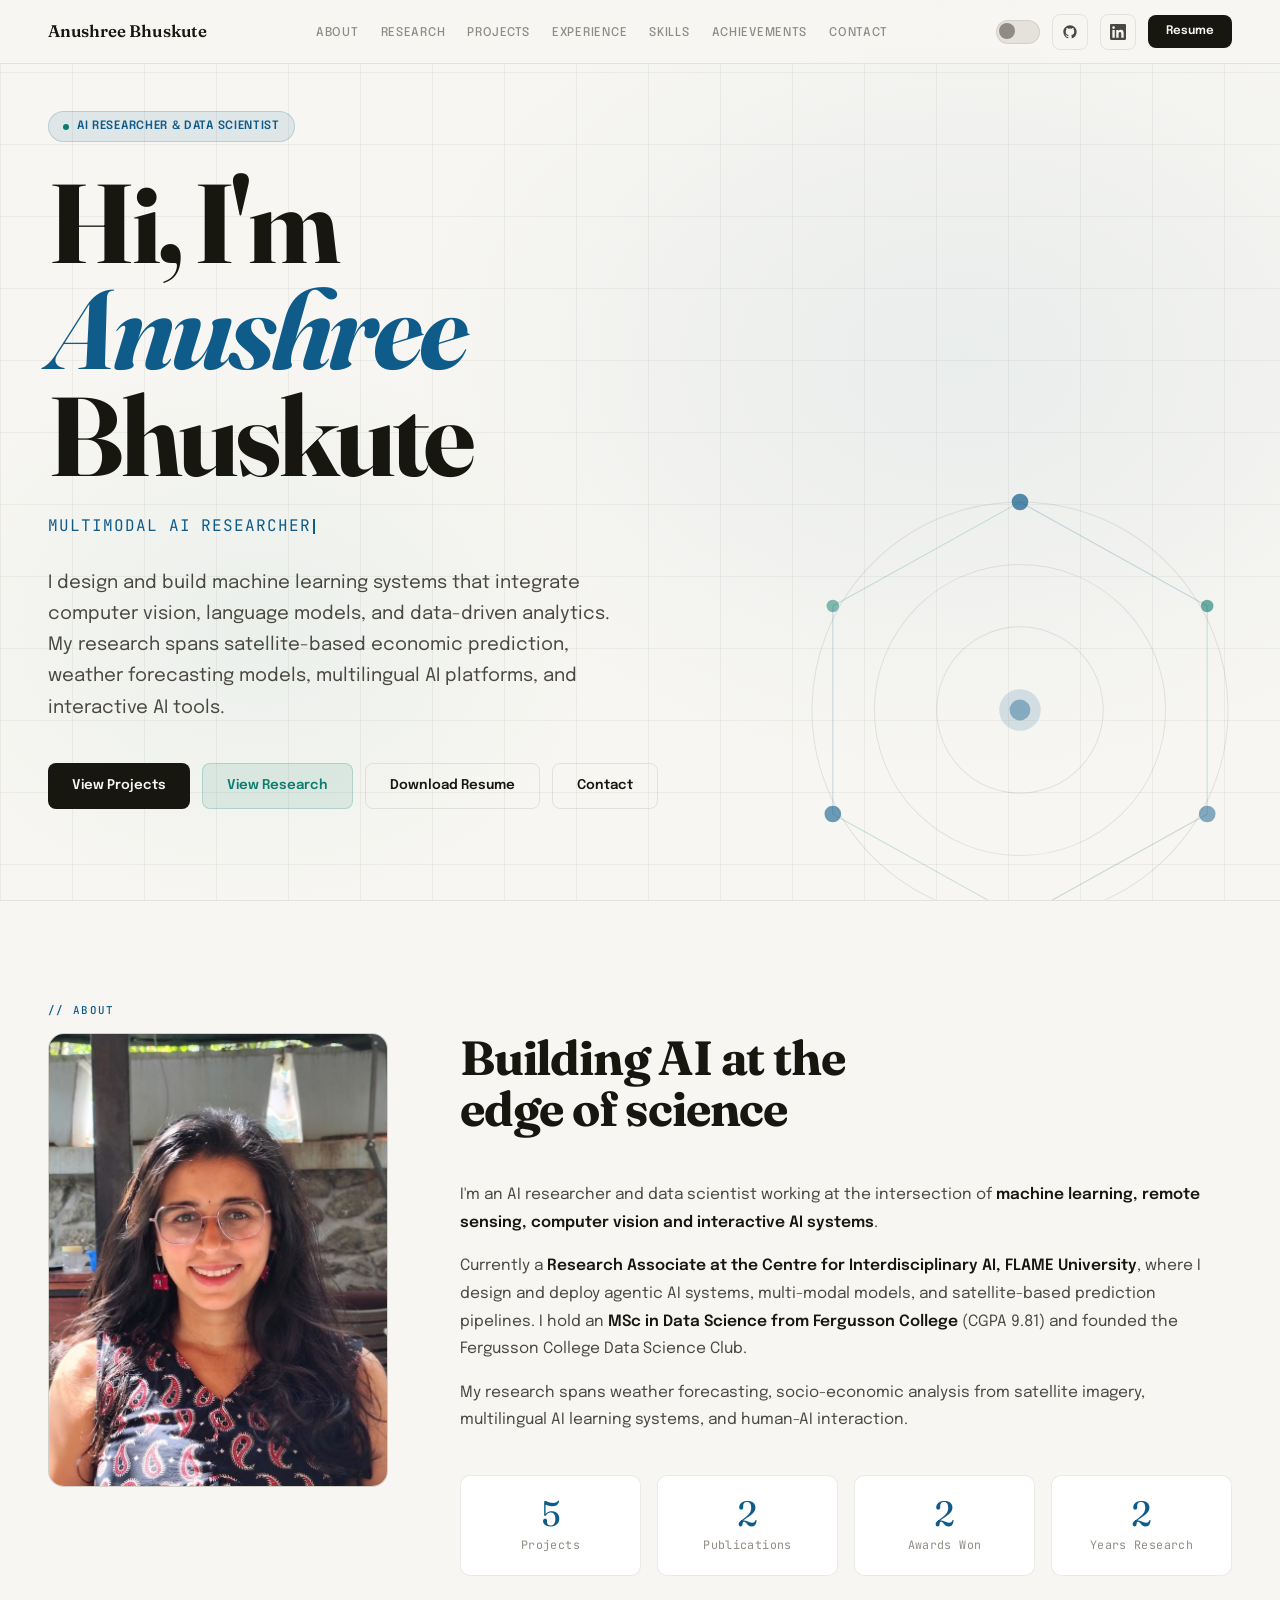
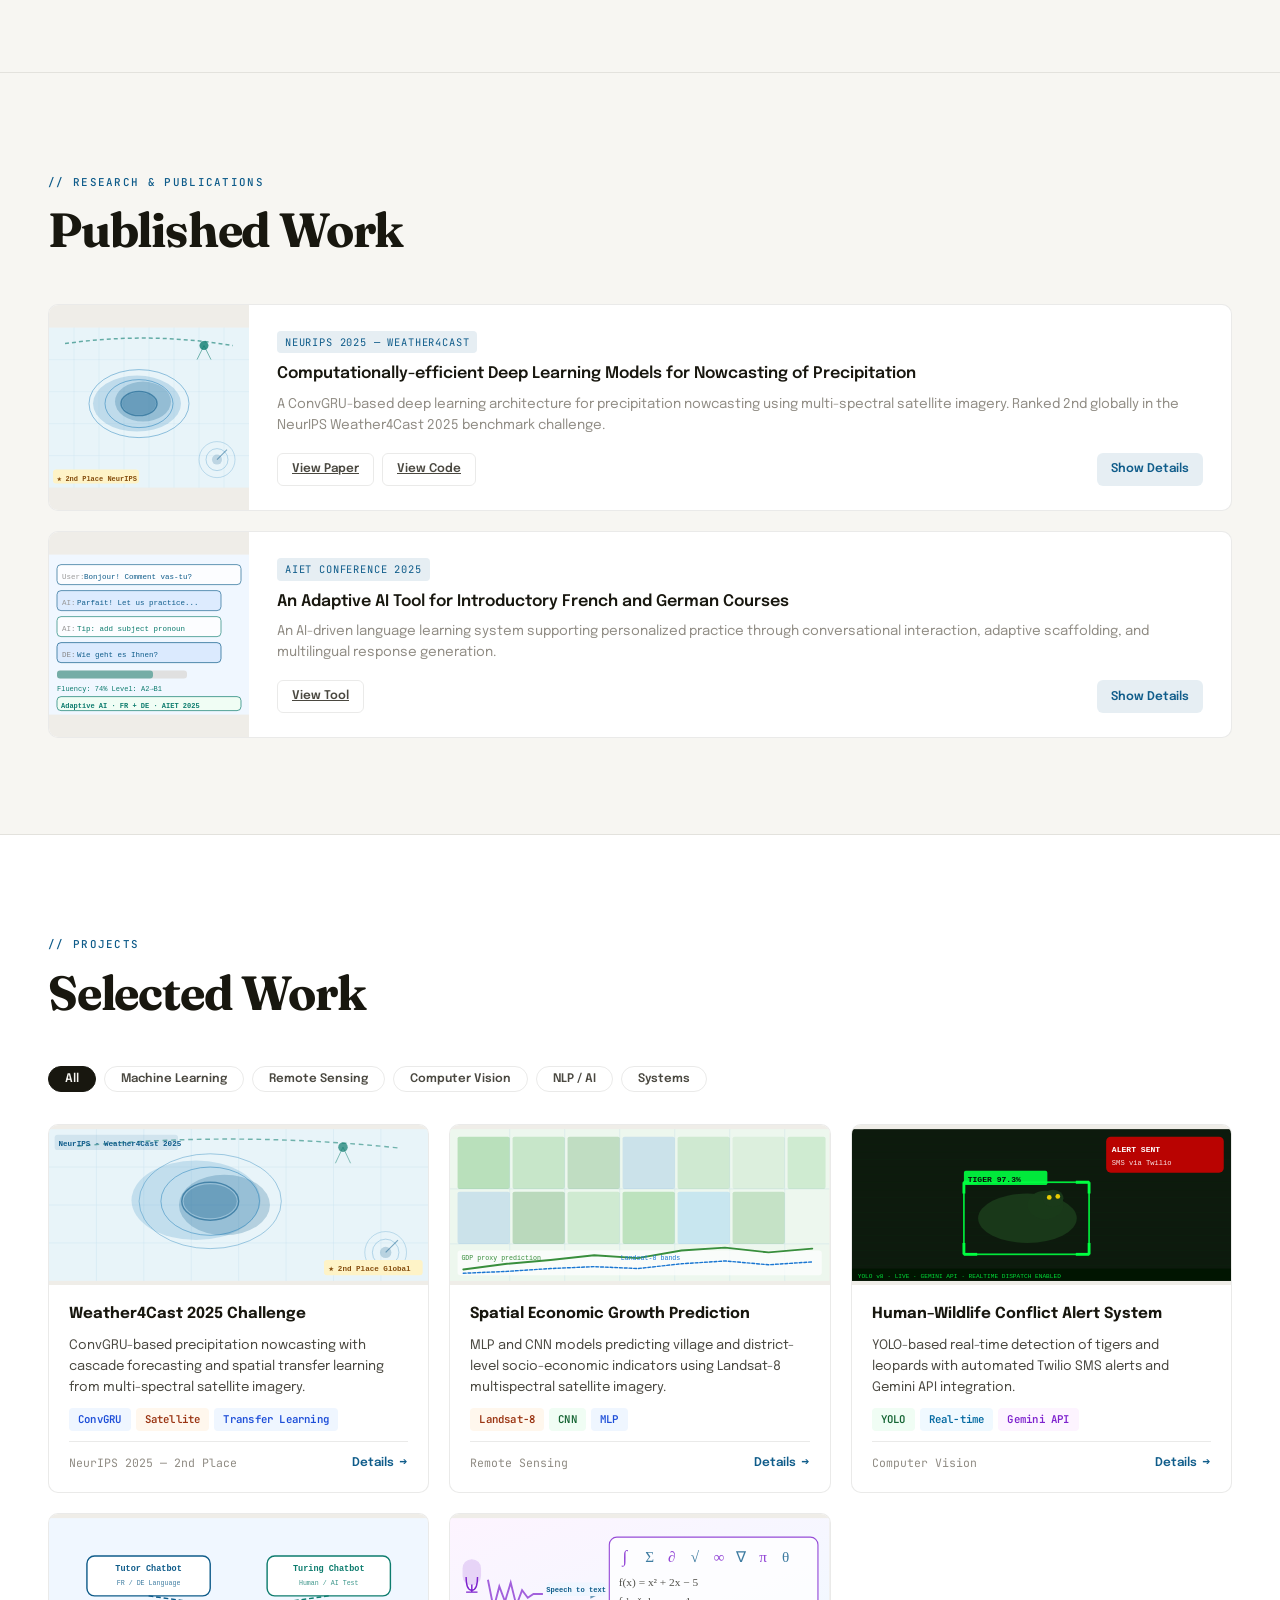
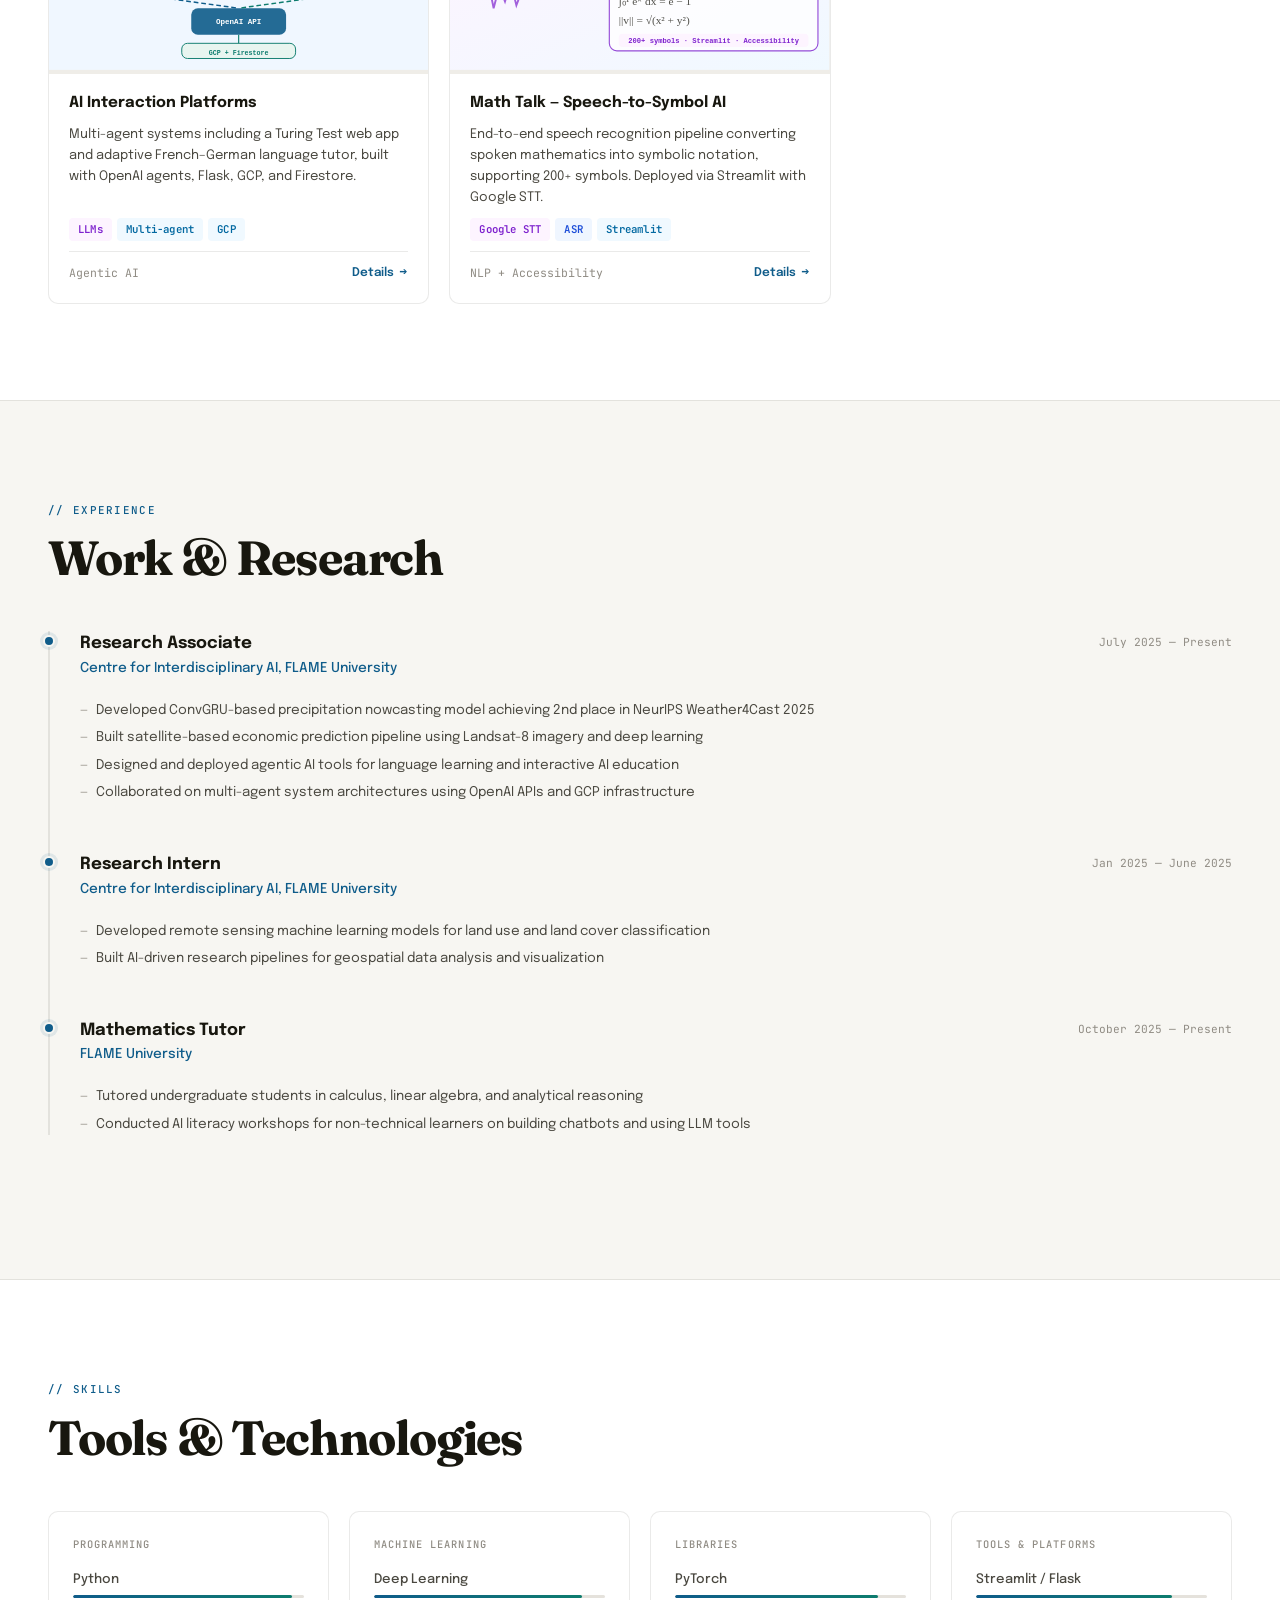
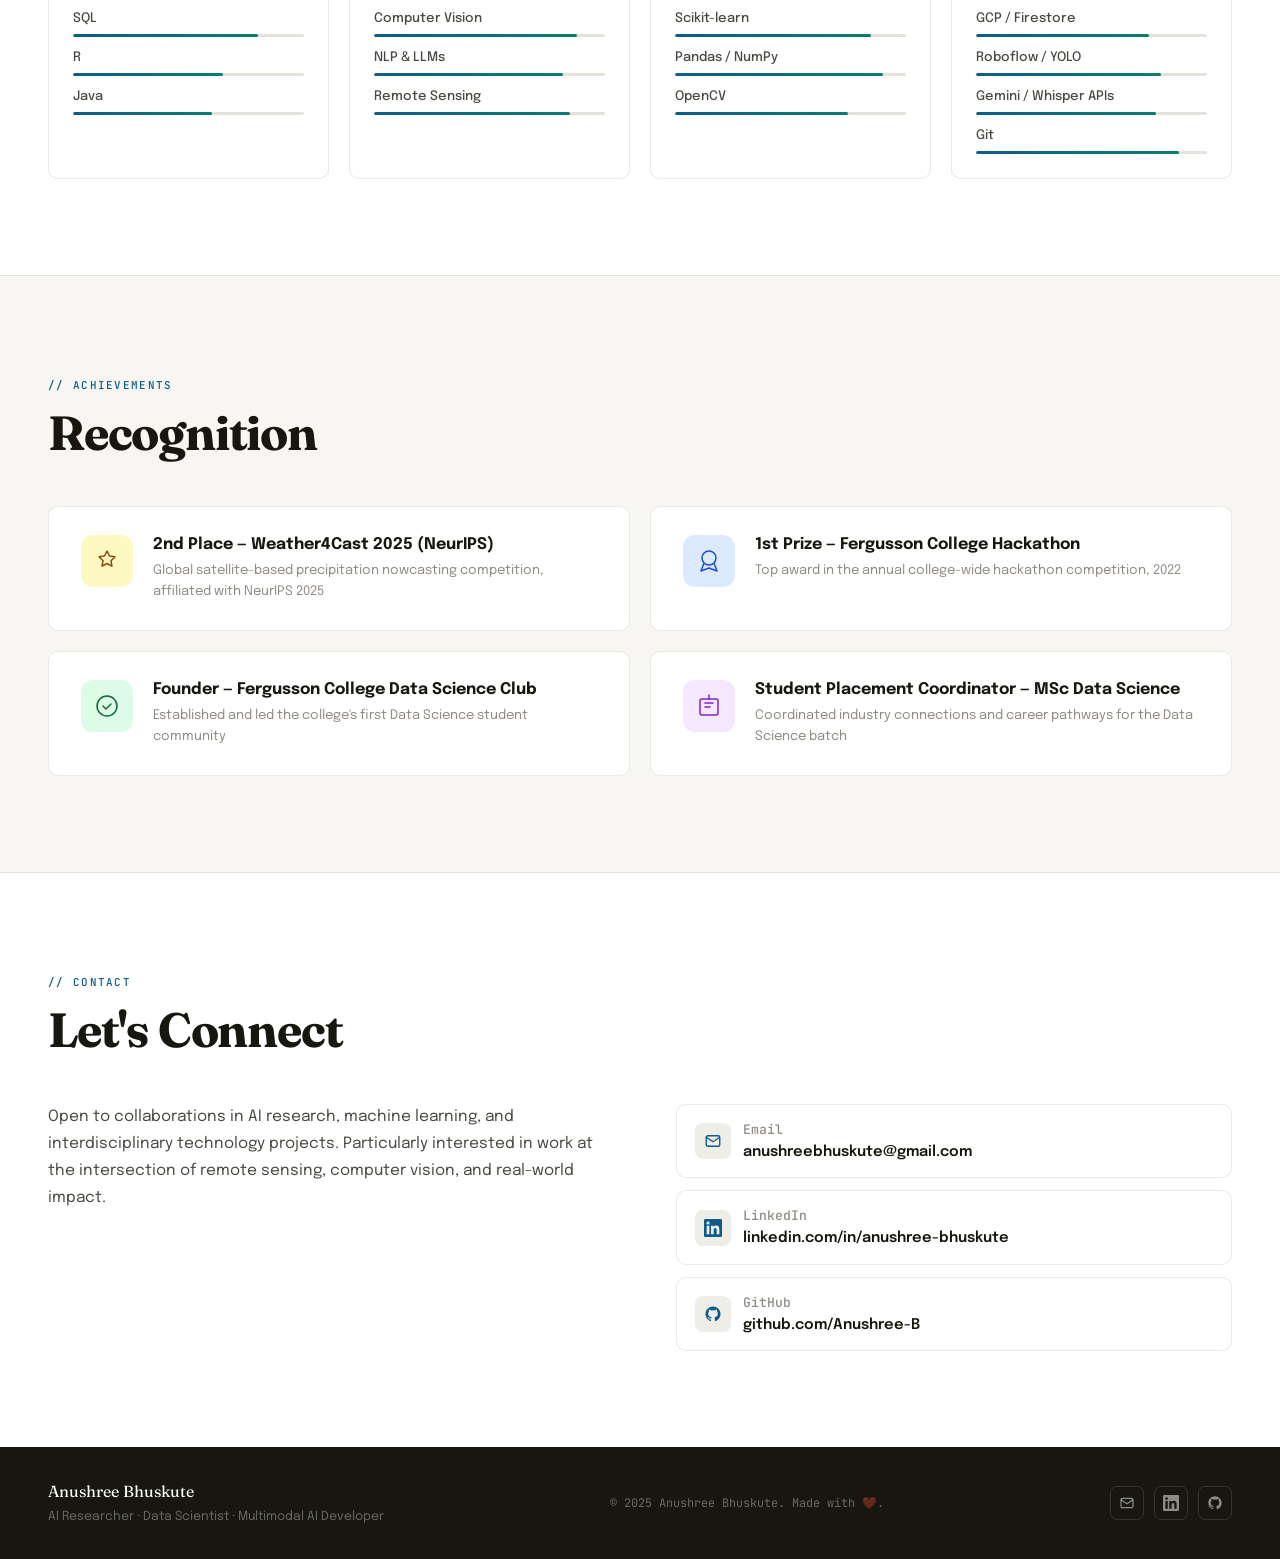
<file: index.html>
<!DOCTYPE html>
<html lang="en" data-theme="light">
  <head>
    <meta charset="UTF-8" />
    <meta name="viewport" content="width=device-width, initial-scale=1.0" />
    <meta name="google-site-verification" content="0EJ5UYTlukdiQKu9FHqyE9QUl11sU_ei7XgzY6Ua2zU" />
    <title>Anushree Bhuskute</title>
    <link rel="preconnect" href="https://fonts.googleapis.com" />
    <link
      href="https://fonts.googleapis.com/css2?family=Fraunces:ital,wght@0,300;0,400;0,600;0,700;1,300;1,400&family=Epilogue:wght@300;400;500;600;700&family=JetBrains+Mono:wght@300;400;500&display=swap"
      rel="stylesheet"
    />
    <style>
      *,
      *::before,
      *::after {
        box-sizing: border-box;
        margin: 0;
        padding: 0;
      }
      :root {
        --bg: #f7f6f2;
        --bg2: #efede8;
        --bg3: #e5e2dc;
        --card: #ffffff;
        --card2: #faf9f6;
        --ink: #18170f;
        --ink2: #4a4840;
        --ink3: #908c84;
        --accent: #0f5c8a;
        --accent2: #1a7ab5;
        --accent-soft: rgba(15, 92, 138, 0.1);
        --teal: #0d7c6e;
        --teal-soft: rgba(13, 124, 110, 0.1);
        --border: rgba(24, 23, 15, 0.09);
        --border2: rgba(24, 23, 15, 0.05);
        --nav: rgba(247, 246, 242, 0.92);
        --shadow: rgba(0, 0, 0, 0.05);
        --shadow-md: rgba(0, 0, 0, 0.1);
        --r: 10px;
        --f-display: "Fraunces", Georgia, serif;
        --f-body: "Epilogue", sans-serif;
        --f-mono: "JetBrains Mono", monospace;
      }
      [data-theme="dark"] {
        --bg: #0d0d0b;
        --bg2: #131310;
        --bg3: #1a1916;
        --card: #161613;
        --card2: #1e1d1a;
        --ink: #f0ede6;
        --ink2: #a09c94;
        --ink3: #64615b;
        --accent: #4da6d9;
        --accent2: #6bbce6;
        --accent-soft: rgba(77, 166, 217, 0.12);
        --teal: #2bbfa8;
        --teal-soft: rgba(43, 191, 168, 0.1);
        --border: rgba(240, 237, 230, 0.08);
        --border2: rgba(240, 237, 230, 0.04);
        --nav: rgba(13, 13, 11, 0.92);
        --shadow: rgba(0, 0, 0, 0.3);
        --shadow-md: rgba(0, 0, 0, 0.5);
      }
      html {
        scroll-behavior: smooth;
        font-size: 16px;
      }
      body {
        background: var(--bg);
        color: var(--ink);
        font-family: var(--f-body);
        line-height: 1.6;
        overflow-x: hidden;
        transition:
          background 0.4s,
          color 0.4s;
      }
      nav {
        position: fixed;
        top: 0;
        left: 0;
        right: 0;
        z-index: 800;
        height: 64px;
        display: flex;
        align-items: center;
        justify-content: space-between;
        padding: 0 48px;
        background: var(--nav);
        backdrop-filter: blur(20px);
        border-bottom: 1px solid var(--border);
        transition:
          background 0.4s,
          border-color 0.4s;
      }
      .nav-logo {
        font-family: var(--f-display);
        font-size: 1.05rem;
        font-weight: 600;
        color: var(--ink);
        text-decoration: none;
        letter-spacing: -0.01em;
      }
      .nav-links {
        display: flex;
        gap: 2px;
        list-style: none;
      }
      .nav-links a {
        font-size: 0.75rem;
        font-weight: 500;
        letter-spacing: 0.06em;
        text-transform: uppercase;
        color: var(--ink3);
        text-decoration: none;
        padding: 6px 10px;
        border-radius: 6px;
        transition:
          color 0.2s,
          background 0.2s;
      }
      .nav-links a:hover {
        color: var(--accent);
        background: var(--accent-soft);
      }
      .nav-right {
        display: flex;
        align-items: center;
        gap: 12px;
      }
      .nav-icon-btn {
        width: 36px;
        height: 36px;
        border-radius: 8px;
        border: 1px solid var(--border);
        background: transparent;
        color: var(--ink2);
        display: flex;
        align-items: center;
        justify-content: center;
        transition: all 0.2s;
        text-decoration: none;
        font-size: 0.82rem;
      }
      .nav-icon-btn:hover {
        background: var(--accent-soft);
        color: var(--accent);
        border-color: var(--accent);
      }
      .nav-resume {
        padding: 7px 16px;
        border-radius: 7px;
        background: var(--accent);
        color: #fff;
        font-size: 0.75rem;
        font-weight: 600;
        letter-spacing: 0.04em;
        text-transform: uppercase;
        text-decoration: none;
        transition: all 0.2s;
        border: none;
      }
      .nav-resume:hover {
        background: var(--accent2);
        transform: translateY(-1px);
      }
      .theme-pill {
        width: 44px;
        height: 24px;
        border-radius: 12px;
        background: var(--bg3);
        border: 1.5px solid var(--border);
        cursor: pointer;
        position: relative;
        transition:
          background 0.35s,
          border-color 0.35s;
        flex-shrink: 0;
      }
      .theme-pill::after {
        content: "";
        width: 16px;
        height: 16px;
        border-radius: 50%;
        background: var(--ink3);
        position: absolute;
        top: 2px;
        left: 2px;
        transition:
          transform 0.3s cubic-bezier(0.4, 0, 0.2, 1),
          background 0.3s;
      }
      [data-theme="dark"] .theme-pill::after {
        transform: translateX(20px);
        background: var(--accent);
      }
      section {
        padding: 96px 48px;
      }
      .sec-tag {
        display: inline-block;
        font-family: var(--f-mono);
        font-size: 0.68rem;
        letter-spacing: 0.12em;
        text-transform: uppercase;
        color: var(--accent);
        font-weight: 500;
        margin-bottom: 14px;
        transition: color 0.35s;
      }
      .sec-title {
        font-family: var(--f-display);
        font-size: clamp(2rem, 4vw, 3rem);
        letter-spacing: -0.025em;
        line-height: 1.05;
        color: var(--ink);
        margin-bottom: 48px;
      }
      .sec-divider {
        height: 1px;
        background: var(--border);
      }
      .container {
        max-width: 1200px;
        margin: 0 auto;
      }
      .hero {
        min-height: 100vh;
        display: flex;
        align-items: center;
        padding: 100px 48px 80px;
        position: relative;
        overflow: hidden;
      }
      .hero-bg {
        position: absolute;
        inset: 0;
        pointer-events: none;
        background:
          radial-gradient(
            ellipse 800px 600px at 75% 40%,
            rgba(15, 92, 138, 0.06) 0%,
            transparent 70%
          ),
          radial-gradient(
            ellipse 500px 400px at 20% 70%,
            rgba(13, 124, 110, 0.05) 0%,
            transparent 70%
          );
      }
      .hero-grid-lines {
        position: absolute;
        inset: 0;
        pointer-events: none;
        background-image:
          linear-gradient(var(--border2) 1px, transparent 1px),
          linear-gradient(90deg, var(--border2) 1px, transparent 1px);
        background-size: 72px 72px;
      }
      .hero-inner {
        position: relative;
        max-width: 900px;
      }
      .hero-kicker {
        display: inline-flex;
        align-items: center;
        gap: 8px;
        background: var(--accent-soft);
        color: var(--accent);
        border: 1px solid rgba(15, 92, 138, 0.18);
        border-radius: 100px;
        padding: 5px 14px;
        font-size: 0.72rem;
        font-weight: 600;
        letter-spacing: 0.06em;
        text-transform: uppercase;
        margin-bottom: 28px;
        animation: fadeUp 0.6s ease both;
        transition:
          background 0.35s,
          color 0.35s;
      }
      .hero-kicker-dot {
        width: 6px;
        height: 6px;
        border-radius: 50%;
        background: var(--teal);
        flex-shrink: 0;
      }
      .hero-name {
        font-family: var(--f-display);
        font-size: clamp(3.2rem, 9vw, 7rem);
        line-height: 0.95;
        letter-spacing: -0.03em;
        color: var(--ink);
        animation: fadeUp 0.65s 0.08s ease both;
        margin-bottom: 24px;
      }
      .hero-name em {
        font-style: italic;
        color: var(--accent);
      }
      .hero-role {
        font-family: var(--f-mono);
        font-size: clamp(0.85rem, 1.8vw, 1rem);
        color: var(--ink3);
        letter-spacing: 0.06em;
        text-transform: uppercase;
        margin-bottom: 28px;
        animation: fadeUp 0.65s 0.16s ease both;
        min-height: 1.6em;
      }
      .typed-txt {
        color: var(--accent);
      }
      .caret {
        display: inline-block;
        width: 2px;
        height: 0.9em;
        background: var(--accent);
        vertical-align: middle;
        margin-left: 2px;
        animation: blink 1s step-end infinite;
      }
      @keyframes blink {
        0%,
        100% {
          opacity: 1;
        }
        50% {
          opacity: 0;
        }
      }
      .hero-desc {
        font-size: clamp(1rem, 2vw, 1.15rem);
        color: var(--ink2);
        max-width: 580px;
        line-height: 1.7;
        animation: fadeUp 0.65s 0.24s ease both;
      }
      .hero-ctas {
        display: flex;
        gap: 12px;
        flex-wrap: wrap;
        margin-top: 40px;
        animation: fadeUp 0.65s 0.32s ease both;
      }
      .btn {
        display: inline-flex;
        align-items: center;
        gap: 8px;
        padding: 11px 24px;
        border-radius: 8px;
        font-size: 0.84rem;
        font-weight: 600;
        text-decoration: none;
        border: none;
        transition: all 0.22s;
        font-family: var(--f-body);
      }
      .btn-primary {
        background: var(--ink);
        color: var(--bg);
      }
      .btn-primary:hover {
        background: var(--accent);
        transform: translateY(-2px);
        box-shadow: 0 6px 20px rgba(15, 92, 138, 0.3);
      }
      .btn-outline {
        background: transparent;
        color: var(--ink);
        border: 1.5px solid var(--border);
      }
      .btn-outline:hover {
        border-color: var(--ink);
        transform: translateY(-2px);
      }
      .btn-teal {
        background: var(--teal-soft);
        color: var(--teal);
        border: 1px solid rgba(13, 124, 110, 0.2);
      }
      .btn-teal:hover {
        background: var(--teal);
        color: #fff;
        transform: translateY(-2px);
      }
      .hero-illustration {
        position: absolute;
        right: 0;
        top: 50%;
        transform: translateY(-50%);
        width: min(520px, 42vw);
        height: min(520px, 42vw);
        pointer-events: none;
        animation: fadeUp 0.8s 0.4s ease both;
      }
      .hero-illustration svg {
        width: 100%;
        height: 100%;
      }
      .about-grid {
        display: grid;
        grid-template-columns: 340px 1fr;
        gap: 72px;
        align-items: start;
      }
      .about-portrait {
        position: relative;
        border-radius: 16px;
        overflow: hidden;
        aspect-ratio: 3/4;
        background: var(--bg3);
        border: 1px solid var(--border);
      }
      .about-portrait img {
        width: 100%;
        height: 100%;
        object-fit: cover;
        object-position: center 15%;
        display: block;
      }
      .about-bio p {
        color: var(--ink2);
        line-height: 1.78;
        margin-bottom: 16px;
        font-size: 0.97rem;
      }
      .about-bio p strong {
        color: var(--ink);
        font-weight: 600;
      }
      .stats-grid {
        display: grid;
        grid-template-columns: repeat(4, 1fr);
        gap: 16px;
        margin-top: 40px;
      }
      .stat-box {
        background: var(--card);
        border: 1px solid var(--border);
        border-radius: var(--r);
        padding: 20px;
        text-align: center;
        transition:
          background 0.4s,
          transform 0.25s,
          box-shadow 0.25s;
      }
      .stat-box:hover {
        transform: translateY(-3px);
        box-shadow: 0 8px 24px var(--shadow-md);
      }
      .stat-num {
        font-family: var(--f-display);
        font-size: 2.2rem;
        line-height: 1;
        color: var(--accent);
      }
      .stat-label {
        font-size: 0.73rem;
        color: var(--ink3);
        margin-top: 5px;
        letter-spacing: 0.03em;
        font-family: var(--f-mono);
      }
      .pub-list {
        display: flex;
        flex-direction: column;
        gap: 20px;
      }
      .pub-card {
        display: grid;
        grid-template-columns: 200px 1fr;
        background: var(--card);
        border: 1px solid var(--border);
        border-radius: var(--r);
        overflow: hidden;
        transition:
          background 0.4s,
          box-shadow 0.25s,
          transform 0.25s;
      }
      .pub-card:hover {
        box-shadow: 0 8px 32px var(--shadow-md);
        transform: translateY(-2px);
      }
      .pub-img {
        background: var(--bg2);
        display: flex;
        align-items: center;
        justify-content: center;
        min-height: 160px;
        overflow: hidden;
      }
      .pub-body {
        padding: 24px 28px;
      }
      .pub-venue {
        display: inline-block;
        font-family: var(--f-mono);
        font-size: 0.65rem;
        letter-spacing: 0.08em;
        text-transform: uppercase;
        color: var(--accent);
        background: var(--accent-soft);
        padding: 3px 8px;
        border-radius: 4px;
        margin-bottom: 10px;
      }
      .pub-title {
        font-size: 1rem;
        font-weight: 600;
        color: var(--ink);
        line-height: 1.4;
        margin-bottom: 8px;
      }
      .pub-abstract {
        font-size: 0.84rem;
        color: var(--ink3);
        line-height: 1.6;
        margin-bottom: 16px;
      }
      .pub-expand {
        font-size: 0.84rem;
        color: var(--ink2);
        line-height: 1.65;
        display: none;
        margin-bottom: 16px;
        padding-top: 8px;
        border-top: 1px solid var(--border);
      }
      .pub-expand.open {
        display: block;
      }
      .pub-actions {
        display: flex;
        gap: 8px;
        flex-wrap: wrap;
      }
      .pub-btn {
        padding: 6px 14px;
        border-radius: 6px;
        font-size: 0.75rem;
        font-weight: 600;
        border: 1.5px solid var(--border);
        background: transparent;
        color: var(--ink2);
        cursor: pointer;
        transition: all 0.2s;
        font-family: var(--f-body);
      }
      .pub-btn:hover {
        border-color: var(--accent);
        color: var(--accent);
        background: var(--accent-soft);
      }
      .pub-expand-btn {
        padding: 6px 14px;
        border-radius: 6px;
        font-size: 0.75rem;
        font-weight: 600;
        border: none;
        background: var(--accent-soft);
        color: var(--accent);
        cursor: pointer;
        transition: all 0.2s;
        font-family: var(--f-body);
        margin-left: auto;
      }
      .pub-expand-btn:hover {
        background: var(--accent);
        color: #fff;
      }
      .filter-row {
        display: flex;
        gap: 8px;
        flex-wrap: wrap;
        margin-bottom: 32px;
      }
      .f-btn {
        padding: 6px 16px;
        border-radius: 100px;
        font-size: 0.74rem;
        font-weight: 600;
        border: 1.5px solid var(--border);
        background: transparent;
        color: var(--ink2);
        cursor: pointer;
        transition: all 0.2s;
        font-family: var(--f-body);
      }
      .f-btn:hover {
        border-color: var(--accent);
        color: var(--accent);
      }
      .f-btn.on {
        background: var(--ink);
        color: var(--bg);
        border-color: var(--ink);
      }
      [data-theme="dark"] .f-btn.on {
        background: var(--accent);
        border-color: var(--accent);
        color: #fff;
      }
      .proj-grid {
        display: grid;
        grid-template-columns: repeat(3, 1fr);
        gap: 20px;
      }
      .proj-card {
        background: var(--card);
        border: 1px solid var(--border);
        border-radius: var(--r);
        overflow: hidden;
        display: flex;
        flex-direction: column;
        transition:
          background 0.4s,
          box-shadow 0.25s,
          transform 0.25s;
      }
      .proj-card:hover {
        box-shadow: 0 10px 40px var(--shadow-md);
        transform: translateY(-5px);
      }
      .proj-thumb {
        height: 160px;
        background: var(--bg2);
        overflow: hidden;
        display: flex;
        align-items: stretch;
      }
      .proj-thumb svg,
      .proj-thumb img {
        width: 100%;
        height: 100%;
        display: block;
      }
      .proj-body {
        padding: 20px;
        flex: 1;
        display: flex;
        flex-direction: column;
        gap: 10px;
      }
      .proj-title {
        font-size: 0.95rem;
        font-weight: 700;
        color: var(--ink);
        line-height: 1.3;
      }
      .proj-desc {
        font-size: 0.82rem;
        color: var(--ink2);
        line-height: 1.6;
        flex: 1;
      }
      .proj-tags {
        display: flex;
        flex-wrap: wrap;
        gap: 5px;
      }
      .ptag {
        padding: 3px 9px;
        border-radius: 4px;
        font-size: 0.67rem;
        font-weight: 600;
        font-family: var(--f-mono);
        letter-spacing: 0.02em;
        transition: transform 0.2s;
      }
      .ptag:hover {
        transform: scale(1.08);
      }
      .ptag.ml {
        background: #eff6ff;
        color: #1d4ed8;
      }
      .ptag.cv {
        background: #f0fdf4;
        color: #166534;
      }
      .ptag.nlp {
        background: #fdf4ff;
        color: #7e22ce;
      }
      .ptag.rs {
        background: #fff7ed;
        color: #9a3412;
      }
      .ptag.sys {
        background: #f0f9ff;
        color: #0369a1;
      }
      [data-theme="dark"] .ptag.ml {
        background: rgba(29, 78, 216, 0.18);
        color: #93c5fd;
      }
      [data-theme="dark"] .ptag.cv {
        background: rgba(22, 101, 52, 0.22);
        color: #86efac;
      }
      [data-theme="dark"] .ptag.nlp {
        background: rgba(126, 34, 206, 0.18);
        color: #d8b4fe;
      }
      [data-theme="dark"] .ptag.rs {
        background: rgba(154, 52, 18, 0.2);
        color: #fdba74;
      }
      [data-theme="dark"] .ptag.sys {
        background: rgba(3, 105, 161, 0.18);
        color: #7dd3fc;
      }
      .proj-footer {
        display: flex;
        align-items: center;
        justify-content: space-between;
        margin-top: auto;
        padding-top: 12px;
        border-top: 1px solid var(--border);
      }
      .proj-more {
        font-size: 0.75rem;
        font-weight: 600;
        color: var(--accent);
        cursor: pointer;
        background: none;
        border: none;
        font-family: var(--f-body);
        display: flex;
        align-items: center;
        gap: 5px;
      }
      .proj-more:hover .arrow {
        transform: translateX(4px);
      }
      .arrow {
        transition: transform 0.2s;
        display: inline-block;
      }
      .proj-card.hidden {
        display: none;
      }
      @keyframes cardIn {
        from {
          opacity: 0;
          transform: translateY(12px);
        }
        to {
          opacity: 1;
          transform: none;
        }
      }
      .proj-card.in {
        animation: cardIn 0.3s ease both;
      }
      .modal-overlay {
        position: fixed;
        inset: 0;
        background: rgba(0, 0, 0, 0.65);
        z-index: 2000;
        display: flex;
        align-items: center;
        justify-content: center;
        padding: 24px;
        opacity: 0;
        pointer-events: none;
        transition: opacity 0.25s;
      }
      .modal-overlay.open {
        opacity: 1;
        pointer-events: all;
      }
      .modal-box {
        background: var(--card);
        border-radius: 16px;
        max-width: 680px;
        width: 100%;
        max-height: 88vh;
        overflow-y: auto;
        padding: 40px;
        position: relative;
        transform: translateY(20px);
        transition: transform 0.25s;
      }
      .modal-overlay.open .modal-box {
        transform: none;
      }
      .modal-close {
        position: absolute;
        top: 16px;
        right: 16px;
        width: 32px;
        height: 32px;
        border-radius: 50%;
        border: 1px solid var(--border);
        background: var(--bg2);
        cursor: pointer;
        display: flex;
        align-items: center;
        justify-content: center;
        font-size: 0.9rem;
        color: var(--ink2);
        transition: all 0.2s;
      }
      .modal-close:hover {
        background: var(--ink);
        color: #fff;
      }
      .modal-img {
        width: 100%;
        height: 200px;
        background: var(--bg2);
        border-radius: 10px;
        display: flex;
        align-items: center;
        justify-content: center;
        margin-bottom: 24px;
      }
      .modal-title {
        font-family: var(--f-display);
        font-size: 1.6rem;
        letter-spacing: -0.02em;
        line-height: 1.2;
        margin-bottom: 16px;
      }
      .modal-body p {
        font-size: 0.9rem;
        color: var(--ink2);
        line-height: 1.75;
        margin-bottom: 12px;
      }
      .modal-tags {
        display: flex;
        flex-wrap: wrap;
        gap: 6px;
        margin-top: 16px;
      }
      .timeline {
        position: relative;
        padding-left: 32px;
      }
      .timeline::before {
        content: "";
        position: absolute;
        left: 0;
        top: 0;
        bottom: 0;
        width: 2px;
        background: var(--border);
      }
      .tl-item {
        position: relative;
        margin-bottom: 48px;
      }
      .tl-item::before {
        content: "";
        position: absolute;
        left: -37px;
        top: 4px;
        width: 12px;
        height: 12px;
        border-radius: 50%;
        background: var(--accent);
        border: 2px solid var(--bg);
        box-shadow: 0 0 0 3px var(--accent-soft);
      }
      .tl-header {
        display: flex;
        align-items: flex-start;
        justify-content: space-between;
        gap: 16px;
        margin-bottom: 10px;
      }
      .tl-role {
        font-size: 1.05rem;
        font-weight: 700;
        color: var(--ink);
      }
      .tl-date {
        font-family: var(--f-mono);
        font-size: 0.7rem;
        color: var(--ink3);
        white-space: nowrap;
        padding-top: 3px;
      }
      .tl-org {
        font-size: 0.85rem;
        color: var(--accent);
        font-weight: 500;
        margin-bottom: 10px;
      }
      .tl-list {
        list-style: none;
        display: flex;
        flex-direction: column;
        gap: 6px;
      }
      .tl-list li {
        font-size: 0.84rem;
        color: var(--ink2);
        padding-left: 16px;
        position: relative;
        line-height: 1.6;
      }
      .tl-list li::before {
        content: "—";
        position: absolute;
        left: 0;
        color: var(--ink3);
      }
      .skills-wrap {
        display: grid;
        grid-template-columns: repeat(4, 1fr);
        gap: 20px;
      }
      .skill-cat {
        background: var(--card);
        border: 1px solid var(--border);
        border-radius: var(--r);
        padding: 24px;
        transition:
          background 0.4s,
          transform 0.25s,
          box-shadow 0.25s;
      }
      .skill-cat:hover {
        transform: translateY(-3px);
        box-shadow: 0 6px 24px var(--shadow);
      }
      .skill-cat-title {
        font-family: var(--f-mono);
        font-size: 0.65rem;
        letter-spacing: 0.1em;
        text-transform: uppercase;
        color: var(--ink3);
        margin-bottom: 16px;
        font-weight: 500;
      }
      .skill-list {
        display: flex;
        flex-direction: column;
        gap: 10px;
      }
      .skill-name {
        font-size: 0.82rem;
        color: var(--ink2);
        margin-bottom: 5px;
        font-weight: 500;
      }
      .skill-bar {
        height: 3px;
        background: var(--bg3);
        border-radius: 2px;
        overflow: hidden;
      }
      .skill-fill {
        height: 100%;
        border-radius: 2px;
        background: linear-gradient(90deg, var(--accent), var(--teal));
        width: 0%;
        transition: width 1s cubic-bezier(0.4, 0, 0.2, 1);
      }
      .ach-grid {
        display: grid;
        grid-template-columns: 1fr 1fr;
        gap: 20px;
      }
      .ach-card {
        background: var(--card);
        border: 1px solid var(--border);
        border-radius: var(--r);
        padding: 28px 32px;
        display: flex;
        align-items: flex-start;
        gap: 20px;
        transition:
          background 0.4s,
          transform 0.25s,
          box-shadow 0.25s;
      }
      .ach-card:hover {
        transform: translateY(-4px);
        box-shadow: 0 10px 36px var(--shadow-md);
      }
      .ach-icon {
        width: 52px;
        height: 52px;
        border-radius: 12px;
        flex-shrink: 0;
        display: flex;
        align-items: center;
        justify-content: center;
        transition: transform 0.3s;
      }
      .ach-card:hover .ach-icon {
        transform: scale(1.12) rotate(-5deg);
      }
      .ach-icon svg {
        width: 26px;
        height: 26px;
      }
      .ach-title {
        font-size: 1rem;
        font-weight: 700;
        color: var(--ink);
        line-height: 1.3;
        margin-bottom: 4px;
      }
      .ach-sub {
        font-size: 0.82rem;
        color: var(--ink3);
      }
      .gallery-grid {
        display: grid;
        grid-template-columns: repeat(4, 1fr);
        grid-auto-rows: 200px;
        gap: 12px;
      }
      .gallery-item {
        background: var(--bg2);
        border-radius: var(--r);
        overflow: hidden;
        position: relative;
        cursor: pointer;
        border: 1px solid var(--border);
        transition:
          transform 0.25s,
          box-shadow 0.25s;
      }
      .gallery-item:nth-child(1) {
        grid-row: span 2;
      }
      .gallery-item:nth-child(4) {
        grid-row: span 2;
      }
      .gallery-item:hover {
        transform: scale(1.02);
        box-shadow: 0 8px 28px var(--shadow-md);
      }
      .gallery-placeholder {
        width: 100%;
        height: 100%;
        display: flex;
        flex-direction: column;
        align-items: center;
        justify-content: center;
        gap: 10px;
        color: var(--ink3);
        font-family: var(--f-mono);
        font-size: 0.65rem;
        letter-spacing: 0.06em;
        background: linear-gradient(135deg, var(--bg2), var(--bg3));
      }
      .gallery-placeholder svg {
        width: 36px;
        height: 36px;
        opacity: 0.3;
      }
      .gallery-overlay {
        position: absolute;
        inset: 0;
        background: rgba(0, 0, 0, 0.65);
        display: flex;
        flex-direction: column;
        align-items: center;
        justify-content: center;
        gap: 6px;
        opacity: 0;
        transition: opacity 0.2s;
        padding: 16px;
      }
      .gallery-item:hover .gallery-overlay {
        opacity: 1;
      }
      .gallery-caption {
        color: #fff;
        font-size: 0.82rem;
        font-weight: 600;
        text-align: center;
      }
      .gallery-tag {
        color: rgba(255, 255, 255, 0.6);
        font-size: 0.7rem;
        font-family: var(--f-mono);
      }
      .gallery-item.ghidden {
        display: none;
      }
      .gallery-filter {
        display: flex;
        gap: 8px;
        flex-wrap: wrap;
        margin-bottom: 28px;
      }
      .contact-inner {
        display: grid;
        grid-template-columns: 1fr 1fr;
        gap: 72px;
      }
      .contact-info p {
        color: var(--ink2);
        line-height: 1.75;
        font-size: 0.97rem;
        margin-bottom: 28px;
      }
      .contact-links-list {
        display: flex;
        flex-direction: column;
        gap: 12px;
      }
      .clink {
        display: flex;
        align-items: center;
        gap: 12px;
        padding: 14px 18px;
        border-radius: var(--r);
        background: var(--card);
        border: 1px solid var(--border);
        text-decoration: none;
        color: var(--ink);
        transition: all 0.22s;
      }
      .clink:hover {
        border-color: var(--accent);
        background: var(--accent-soft);
        transform: translateX(5px);
      }
      .clink-icon {
        width: 36px;
        height: 36px;
        border-radius: 8px;
        background: var(--bg2);
        display: flex;
        align-items: center;
        justify-content: center;
        flex-shrink: 0;
      }
      .clink-icon svg {
        width: 18px;
        height: 18px;
        color: var(--accent);
      }
      .clink-label {
        font-size: 0.82rem;
        font-weight: 500;
        color: var(--ink3);
        font-family: var(--f-mono);
      }
      .clink-val {
        font-size: 0.92rem;
        font-weight: 600;
        color: var(--ink);
      }
      .contact-section {
        background: var(--card);
        transition: background 0.4s;
      }
      footer {
        background: var(--ink);
        color: rgba(255, 255, 255, 0.35);
        padding: 32px 48px;
        display: flex;
        align-items: center;
        justify-content: space-between;
        transition: background 0.4s;
      }
      .footer-brand {
        font-family: var(--f-display);
        font-size: 1rem;
        color: #fff;
        font-weight: 400;
      }
      .footer-tag {
        font-size: 0.78rem;
        color: rgba(255, 255, 255, 0.35);
        margin-top: 2px;
      }
      .footer-copy {
        font-size: 0.74rem;
        font-family: var(--f-mono);
      }
      .footer-social {
        display: flex;
        gap: 10px;
      }
      .fsoc {
        width: 34px;
        height: 34px;
        border-radius: 7px;
        border: 1px solid rgba(255, 255, 255, 0.12);
        display: flex;
        align-items: center;
        justify-content: center;
        text-decoration: none;
        color: rgba(255, 255, 255, 0.5);
        transition: all 0.2s;
      }
      .fsoc:hover {
        background: rgba(255, 255, 255, 0.1);
        color: #fff;
      }
      .fsoc svg {
        width: 16px;
        height: 16px;
      }
      @keyframes fadeUp {
        from {
          opacity: 0;
          transform: translateY(22px);
        }
        to {
          opacity: 1;
          transform: none;
        }
      }
      .reveal {
        opacity: 0;
        transform: translateY(28px);
        transition:
          opacity 0.65s ease,
          transform 0.65s ease;
      }
      .reveal.vis {
        opacity: 1;
        transform: none;
      }
      .reveal-child > * {
        opacity: 0;
        transform: translateY(18px);
        transition:
          opacity 0.5s ease,
          transform 0.5s ease;
      }
      .reveal-child.vis > * {
        opacity: 1;
        transform: none;
      }
      @media (max-width: 1100px) {
        .hero-illustration {
          display: none;
        }
        .skills-wrap {
          grid-template-columns: 1fr 1fr;
        }
        .about-grid {
          grid-template-columns: 260px 1fr;
          gap: 48px;
        }
      }
      @media (max-width: 900px) {
        nav {
          padding: 0 24px;
        }
        .nav-links {
          display: none;
        }
        section {
          padding: 72px 24px;
        }
        .hero {
          padding: 96px 24px 72px;
        }
        .about-grid {
          grid-template-columns: 1fr;
          gap: 40px;
        }
        .about-portrait {
          max-width: 240px;
        }
        .stats-grid {
          grid-template-columns: 1fr 1fr;
        }
        .pub-card {
          grid-template-columns: 1fr;
        }
        .pub-img {
          min-height: 120px;
        }
        .proj-grid {
          grid-template-columns: 1fr 1fr;
        }
        .contact-inner {
          grid-template-columns: 1fr;
          gap: 48px;
        }
        .ach-grid {
          grid-template-columns: 1fr;
        }
        .gallery-grid {
          grid-template-columns: 1fr 1fr;
          grid-auto-rows: 160px;
        }
        footer {
          flex-direction: column;
          gap: 16px;
          text-align: center;
          padding: 24px;
        }
      }
      @media (max-width: 600px) {
        section {
          padding: 56px 18px;
        }
        .hero {
          padding: 80px 18px 60px;
        }
        .proj-grid {
          grid-template-columns: 1fr;
        }
        .skills-wrap {
          grid-template-columns: 1fr;
        }
        .ach-grid {
          grid-template-columns: 1fr;
        }
        .gallery-grid {
          grid-template-columns: 1fr 1fr;
        }
      }
      .gallery-item img {
        width: 100%;
        height: 100%;
        object-fit: cover;
        display: block;
      }
    </style>
  </head>
  <body>
    <nav>
      <a class="nav-logo" href="#">Anushree Bhuskute</a>
      <ul class="nav-links">
        <li><a href="#about">About</a></li>
        <li><a href="#research">Research</a></li>
        <li><a href="#projects">Projects</a></li>
        <li><a href="#experience">Experience</a></li>
        <li><a href="#skills">Skills</a></li>
        <li><a href="#achievements">Achievements</a></li>
        <!-- <li><a href="#creative">Creative</a></li> -->
        <li><a href="#contact">Contact</a></li>
      </ul>
      <div class="nav-right">
        <button
          class="theme-pill"
          id="themeToggle"
          aria-label="Toggle theme"
        ></button>
        <a
          href="https://github.com/Anushree-B"
          target="_blank"
          class="nav-icon-btn"
          title="GitHub"
        >
          <svg viewBox="0 0 24 24" fill="currentColor" width="16" height="16">
            <path
              d="M12 2C6.477 2 2 6.477 2 12c0 4.42 2.865 8.167 6.839 9.49.5.09.682-.218.682-.482 0-.237-.009-.866-.013-1.7-2.782.603-3.369-1.34-3.369-1.34-.454-1.157-1.11-1.465-1.11-1.465-.908-.62.069-.608.069-.608 1.003.07 1.531 1.03 1.531 1.03.892 1.529 2.341 1.087 2.91.831.09-.646.349-1.086.635-1.337-2.22-.253-4.555-1.11-4.555-4.943 0-1.091.39-1.984 1.029-2.683-.103-.253-.446-1.27.098-2.647 0 0 .84-.268 2.75 1.026A9.578 9.578 0 0112 6.836c.85.004 1.705.114 2.504.336 1.909-1.294 2.747-1.026 2.747-1.026.546 1.377.203 2.394.1 2.647.64.699 1.028 1.592 1.028 2.683 0 3.842-2.339 4.687-4.566 4.935.359.309.678.919.678 1.852 0 1.336-.012 2.415-.012 2.743 0 .267.18.578.688.48C19.138 20.163 22 16.418 22 12c0-5.523-4.477-10-10-10z"
            />
          </svg>
        </a>
        <a
          href="https://linkedin.com/in/anushree-bhuskute"
          target="_blank"
          class="nav-icon-btn"
          title="LinkedIn"
        >
          <svg viewBox="0 0 24 24" fill="currentColor" width="16" height="16">
            <path
              d="M20.447 20.452h-3.554v-5.569c0-1.328-.027-3.037-1.852-3.037-1.853 0-2.136 1.445-2.136 2.939v5.667H9.351V9h3.414v1.561h.046c.477-.9 1.637-1.85 3.37-1.85 3.601 0 4.267 2.37 4.267 5.455v6.286zM5.337 7.433a2.062 2.062 0 01-2.063-2.065 2.064 2.064 0 112.063 2.065zm1.782 13.019H3.555V9h3.564v11.452zM22.225 0H1.771C.792 0 0 .774 0 1.729v20.542C0 23.227.792 24 1.771 24h20.451C23.2 24 24 23.227 24 22.271V1.729C24 .774 23.2 0 22.222 0h.003z"
            />
          </svg>
        </a>
        <a
          href="https://drive.google.com/file/d/1GTcDP2QpFpxxUqFI34Fh7Xl55wFA1eO1/view?usp=sharing"
          class="btn btn-primary"
          style="padding: 7px 18px; font-size: 0.74rem"
          target="_blank"
          >Resume</a
        >
      </div>
    </nav>

    <section class="hero" id="home">
      <div class="hero-bg"></div>
      <div class="hero-grid-lines"></div>
      <div class="hero-inner">
        <div class="hero-kicker">
          <span class="hero-kicker-dot"></span>AI Researcher &amp; Data
          Scientist
        </div>
        <h1 class="hero-name">Hi, I'm<br /><em>Anushree</em><br />Bhuskute</h1>
        <p class="hero-role">
          <span class="typed-txt" id="typed"></span><span class="caret"></span>
        </p>
        <p class="hero-desc">
          I design and build machine learning systems that integrate computer
          vision, language models, and data-driven analytics. My research spans
          satellite-based economic prediction, weather forecasting models,
          multilingual AI platforms, and interactive AI tools.
        </p>
        <div class="hero-ctas">
          <a href="#projects" class="btn btn-primary">View Projects</a>
          <a href="#research" class="btn btn-teal">View Research</a>
          <a
            href="https://drive.google.com/file/d/1GTcDP2QpFpxxUqFI34Fh7Xl55wFA1eO1/view?usp=sharing"
            class="btn btn-outline"
            target="_blank"
            >Download Resume</a
          >
          <a href="#contact" class="btn btn-outline">Contact</a>
        </div>
      </div>
      <div class="hero-illustration" aria-hidden="true">
        <svg
          viewBox="0 0 500 500"
          fill="none"
          xmlns="http://www.w3.org/2000/svg"
        >
          <circle
            cx="250"
            cy="250"
            r="200"
            stroke="var(--border)"
            stroke-width="1"
          />
          <circle
            cx="250"
            cy="250"
            r="140"
            stroke="var(--border)"
            stroke-width="1"
          />
          <circle
            cx="250"
            cy="250"
            r="80"
            stroke="var(--border)"
            stroke-width="1"
          />
          <circle cx="250" cy="50" r="8" fill="var(--accent)" opacity=".7" />
          <circle cx="430" cy="150" r="6" fill="var(--teal)" opacity=".6" />
          <circle cx="430" cy="350" r="8" fill="var(--accent)" opacity=".5" />
          <circle cx="250" cy="450" r="6" fill="var(--teal)" opacity=".7" />
          <circle cx="70" cy="350" r="8" fill="var(--accent)" opacity=".6" />
          <circle cx="70" cy="150" r="6" fill="var(--teal)" opacity=".5" />
          <circle cx="250" cy="250" r="20" fill="var(--accent)" opacity=".15" />
          <circle cx="250" cy="250" r="10" fill="var(--accent)" opacity=".4" />
          <line
            x1="250"
            y1="50"
            x2="430"
            y2="150"
            stroke="var(--accent)"
            stroke-width="1"
            opacity=".2"
          />
          <line
            x1="430"
            y1="150"
            x2="430"
            y2="350"
            stroke="var(--teal)"
            stroke-width="1"
            opacity=".2"
          />
          <line
            x1="430"
            y1="350"
            x2="250"
            y2="450"
            stroke="var(--accent)"
            stroke-width="1"
            opacity=".2"
          />
          <line
            x1="250"
            y1="450"
            x2="70"
            y2="350"
            stroke="var(--teal)"
            stroke-width="1"
            opacity=".2"
          />
          <line
            x1="70"
            y1="350"
            x2="70"
            y2="150"
            stroke="var(--accent)"
            stroke-width="1"
            opacity=".2"
          />
          <line
            x1="70"
            y1="150"
            x2="250"
            y2="50"
            stroke="var(--teal)"
            stroke-width="1"
            opacity=".2"
          />
        </svg>
      </div>
    </section>
    <div class="sec-divider"></div>

    <section id="about">
      <div class="container">
        <span class="sec-tag">// About</span>
        <div class="about-grid reveal">
          <div>
            <div class="about-portrait">
              <img
                src="anushree_potrait.jpg"
                alt="Anushree Bhuskute"
                style="
                  width: 100%;
                  height: 100%;
                  object-fit: cover;
                  object-position: center 15%;
                  display: block;
                "
              />
            </div>
          </div>
          <div class="about-right">
            <h2 class="sec-title">Building AI at the<br />edge of science</h2>
            <div class="about-bio">
              <p>
                I'm an AI researcher and data scientist working at the
                intersection of
                <strong>machine learning, remote sensing, computer vision and interactive AI
                  systems</strong>.
              </p>
              <p>
                Currently a
                <strong
                  >Research Associate at the Centre for Interdisciplinary AI,
                  FLAME University</strong
                >, where I design and deploy agentic AI systems, multi-modal
                models, and satellite-based prediction pipelines. I hold an
                <strong>MSc in Data Science from Fergusson College</strong>
                (CGPA 9.81) and founded the Fergusson College Data Science Club.
              </p>
              <p>
                My research spans weather forecasting, socio-economic analysis
                from satellite imagery, multilingual AI learning systems, and
                human-AI interaction.
              </p>
            </div>
            <div class="stats-grid reveal-child">
              <div class="stat-box">
                <div class="stat-num" data-target="5">0+</div>
                <div class="stat-label">Projects</div>
              </div>
              <div class="stat-box">
                <div class="stat-num" data-target="2">0</div>
                <div class="stat-label">Publications</div>
              </div>
              <div class="stat-box">
                <div class="stat-num" data-target="2">0</div>
                <div class="stat-label">Awards Won</div>
              </div>
              <div class="stat-box">
                <div class="stat-num" data-target="2">0</div>
                <div class="stat-label">Years Research</div>
              </div>
            </div>
          </div>
        </div>
      </div>
    </section>
    <div class="sec-divider"></div>

    <section id="research">
      <div class="container">
        <span class="sec-tag">// Research &amp; Publications</span>
        <h2 class="sec-title">Published Work</h2>
        <div class="pub-list reveal">
          <div class="pub-card">
            <div class="pub-img">
              <svg
                viewBox="0 0 200 160"
                xmlns="http://www.w3.org/2000/svg"
                width="100%"
                height="100%"
              >
                <rect width="200" height="160" fill="#e8f4f9" />
                <g stroke="#b0d4e8" stroke-width="0.4" opacity="0.5">
                  <line x1="25" y1="0" x2="25" y2="160" />
                  <line x1="50" y1="0" x2="50" y2="160" />
                  <line x1="75" y1="0" x2="75" y2="160" />
                  <line x1="100" y1="0" x2="100" y2="160" />
                  <line x1="125" y1="0" x2="125" y2="160" />
                  <line x1="150" y1="0" x2="150" y2="160" />
                  <line x1="175" y1="0" x2="175" y2="160" />
                  <line x1="0" y1="32" x2="200" y2="32" />
                  <line x1="0" y1="64" x2="200" y2="64" />
                  <line x1="0" y1="96" x2="200" y2="96" />
                  <line x1="0" y1="128" x2="200" y2="128" />
                </g>
                <ellipse
                  cx="88"
                  cy="76"
                  rx="44"
                  ry="28"
                  fill="#1a7ab5"
                  opacity="0.2"
                />
                <ellipse
                  cx="94"
                  cy="74"
                  rx="28"
                  ry="20"
                  fill="#0f5c8a"
                  opacity="0.24"
                />
                <ellipse
                  cx="90"
                  cy="76"
                  rx="17"
                  ry="11"
                  fill="#0f5c8a"
                  opacity="0.32"
                />
                <ellipse
                  cx="90"
                  cy="76"
                  rx="50"
                  ry="34"
                  fill="none"
                  stroke="#1a7ab5"
                  stroke-width="1"
                  opacity="0.45"
                />
                <ellipse
                  cx="90"
                  cy="76"
                  rx="34"
                  ry="24"
                  fill="none"
                  stroke="#1a7ab5"
                  stroke-width="1"
                  opacity="0.5"
                />
                <ellipse
                  cx="90"
                  cy="76"
                  rx="18"
                  ry="12"
                  fill="none"
                  stroke="#0f5c8a"
                  stroke-width="1.5"
                  opacity="0.6"
                />
                <path
                  d="M16 16 Q100 4 184 18"
                  stroke="#0d7c6e"
                  stroke-width="1.5"
                  fill="none"
                  stroke-dasharray="4,3"
                  opacity="0.6"
                />
                <circle cx="155" cy="18" r="4.5" fill="#0d7c6e" opacity="0.8" />
                <line
                  x1="155"
                  y1="18"
                  x2="148"
                  y2="32"
                  stroke="#0d7c6e"
                  stroke-width="0.9"
                  opacity="0.6"
                />
                <line
                  x1="155"
                  y1="18"
                  x2="162"
                  y2="32"
                  stroke="#0d7c6e"
                  stroke-width="0.9"
                  opacity="0.6"
                />
                <circle
                  cx="168"
                  cy="132"
                  r="18"
                  fill="none"
                  stroke="#1a7ab5"
                  stroke-width="0.7"
                  opacity="0.32"
                />
                <circle
                  cx="168"
                  cy="132"
                  r="11"
                  fill="none"
                  stroke="#1a7ab5"
                  stroke-width="0.7"
                  opacity="0.38"
                />
                <circle cx="168" cy="132" r="5" fill="#0f5c8a" opacity="0.2" />
                <line
                  x1="168"
                  y1="132"
                  x2="178"
                  y2="122"
                  stroke="#0f5c8a"
                  stroke-width="1.1"
                  opacity="0.5"
                />
                <rect
                  x="4"
                  y="142"
                  width="86"
                  height="14"
                  rx="3"
                  fill="#fef3c7"
                />
                <text
                  x="8"
                  y="153"
                  font-family="monospace"
                  font-size="7"
                  fill="#854d0e"
                  font-weight="700"
                >
                  &#9733; 2nd Place NeurIPS
                </text>
              </svg>
            </div>
            <div class="pub-body">
              <div class="pub-venue">NeurIPS 2025 — Weather4Cast</div>
              <div class="pub-title">
                Computationally-efficient Deep Learning Models for Nowcasting of
                Precipitation
              </div>
              <div class="pub-abstract">
                A ConvGRU-based deep learning architecture for precipitation
                nowcasting using multi-spectral satellite imagery. Ranked 2nd
                globally in the NeurIPS Weather4Cast 2025 benchmark challenge.
              </div>
              <div class="pub-expand" id="pub1-expand">
                <p>
                  <strong>Abstract:</strong> ConvGRU encoder-decoder with
                  cross-domain transfer learning achieving 2nd place globally,
                  demonstrating strong generalization across European sensor
                  configurations.
                </p>
              </div>
              <div class="pub-actions">
                <a
                  href="https://arxiv.org/pdf/2511.11197"
                  target="_blank"
                  class="pub-btn"
                  >View Paper</a
                >
                <a
                  href="https://github.com/flame-cai/w4c25_rainfall"
                  target="_blank"
                  class="pub-btn"
                  >View Code</a
                >
                <button
                  class="pub-expand-btn"
                  onclick="togglePub('pub1-expand', this)"
                >
                  Show Details
                </button>
              </div>
            </div>
          </div>
          <div class="pub-card">
            <div class="pub-img">
              <svg
                viewBox="0 0 200 160"
                xmlns="http://www.w3.org/2000/svg"
                width="100%"
                height="100%"
              >
                <rect width="200" height="160" fill="#f0f7ff" />
                <rect
                  x="8"
                  y="10"
                  width="184"
                  height="20"
                  rx="4"
                  fill="white"
                  stroke="#0f5c8a"
                  stroke-width="0.8"
                  opacity="0.8"
                />
                <text
                  x="13"
                  y="24"
                  font-family="monospace"
                  font-size="7.5"
                  fill="#999"
                >
                  User:
                </text>
                <text
                  x="35"
                  y="24"
                  font-family="monospace"
                  font-size="7.5"
                  fill="#0f5c8a"
                >
                  Bonjour! Comment vas-tu?
                </text>
                <rect
                  x="8"
                  y="36"
                  width="164"
                  height="20"
                  rx="4"
                  fill="#dbeafe"
                  stroke="#0f5c8a"
                  stroke-width="0.7"
                  opacity="0.9"
                />
                <text
                  x="13"
                  y="50"
                  font-family="monospace"
                  font-size="7.5"
                  fill="#999"
                >
                  AI:
                </text>
                <text
                  x="28"
                  y="50"
                  font-family="monospace"
                  font-size="7.5"
                  fill="#0f5c8a"
                >
                  Parfait! Let us practice...
                </text>
                <rect
                  x="8"
                  y="62"
                  width="164"
                  height="20"
                  rx="4"
                  fill="white"
                  stroke="#0d7c6e"
                  stroke-width="0.8"
                  opacity="0.8"
                />
                <text
                  x="13"
                  y="76"
                  font-family="monospace"
                  font-size="7.5"
                  fill="#999"
                >
                  AI:
                </text>
                <text
                  x="28"
                  y="76"
                  font-family="monospace"
                  font-size="7.5"
                  fill="#0d7c6e"
                >
                  Tip: add subject pronoun
                </text>
                <rect
                  x="8"
                  y="88"
                  width="164"
                  height="20"
                  rx="4"
                  fill="#dbeafe"
                  stroke="#0f5c8a"
                  stroke-width="0.7"
                />
                <text
                  x="13"
                  y="102"
                  font-family="monospace"
                  font-size="7.5"
                  fill="#888"
                >
                  DE:
                </text>
                <text
                  x="28"
                  y="102"
                  font-family="monospace"
                  font-size="7.5"
                  fill="#0f5c8a"
                >
                  Wie geht es Ihnen?
                </text>
                <rect
                  x="8"
                  y="116"
                  width="130"
                  height="8"
                  rx="3"
                  fill="#e0e0e0"
                />
                <rect
                  x="8"
                  y="116"
                  width="96"
                  height="8"
                  rx="3"
                  fill="#0d7c6e"
                  opacity="0.5"
                />
                <text
                  x="8"
                  y="136"
                  font-family="monospace"
                  font-size="7"
                  fill="#0d7c6e"
                >
                  Fluency: 74% Level: A2&#8594;B1
                </text>
                <rect
                  x="8"
                  y="142"
                  width="184"
                  height="14"
                  rx="4"
                  fill="#f0fdf4"
                  stroke="#0d7c6e"
                  stroke-width="0.7"
                />
                <text
                  x="12"
                  y="153"
                  font-family="monospace"
                  font-size="7"
                  fill="#0d7c6e"
                  font-weight="600"
                >
                  Adaptive AI &#183; FR + DE &#183; AIET 2025
                </text>
              </svg>
            </div>
            <div class="pub-body">
              <div class="pub-venue">AIET Conference 2025</div>
              <div class="pub-title">
                An Adaptive AI Tool for Introductory French and German Courses
              </div>
              <div class="pub-abstract">
                An AI-driven language learning system supporting personalized
                practice through conversational interaction, adaptive
                scaffolding, and multilingual response generation.
              </div>
              <div class="pub-expand" id="pub2-expand">
                <p>
                  <strong>Abstract:</strong> Multi-agent architecture with
                  adaptive difficulty scaffolding and evaluation framework for
                  AI-assisted language learning.
                </p>
              </div>
              <div class="pub-actions">
                <a
                  href="https://flame-cai.github.io/ai_exam/"
                  target="_blank"
                  class="pub-btn"
                  >View Tool</a
                >
                <button
                  class="pub-expand-btn"
                  onclick="togglePub('pub2-expand', this)"
                >
                  Show Details
                </button>
              </div>
            </div>
          </div>
        </div>
      </div>
    </section>
    <div class="sec-divider"></div>

    <section
      id="projects"
      style="background: var(--card); transition: background 0.4s"
    >
      <div class="container">
        <span class="sec-tag">// Projects</span>
        <h2 class="sec-title">Selected Work</h2>
        <div class="filter-row reveal">
          <button class="f-btn on" data-f="all">All</button>
          <button class="f-btn" data-f="ml">Machine Learning</button>
          <button class="f-btn" data-f="rs">Remote Sensing</button>
          <button class="f-btn" data-f="cv">Computer Vision</button>
          <button class="f-btn" data-f="nlp">NLP / AI</button>
          <button class="f-btn" data-f="sys">Systems</button>
        </div>
        <div class="proj-grid" id="projGrid">
          <div class="proj-card" data-cats="ml rs cv" data-id="p1">
            <div class="proj-thumb">
              <svg
                viewBox="0 0 400 160"
                xmlns="http://www.w3.org/2000/svg"
                width="100%"
                height="100%"
              >
                <rect width="400" height="160" fill="#e8f4f9" />
                <g stroke="#b0d4e8" stroke-width="0.5" opacity="0.5">
                  <line x1="50" y1="0" x2="50" y2="160" />
                  <line x1="100" y1="0" x2="100" y2="160" />
                  <line x1="150" y1="0" x2="150" y2="160" />
                  <line x1="200" y1="0" x2="200" y2="160" />
                  <line x1="250" y1="0" x2="250" y2="160" />
                  <line x1="300" y1="0" x2="300" y2="160" />
                  <line x1="350" y1="0" x2="350" y2="160" />
                  <line x1="0" y1="40" x2="400" y2="40" />
                  <line x1="0" y1="80" x2="400" y2="80" />
                  <line x1="0" y1="120" x2="400" y2="120" />
                </g>
                <ellipse
                  cx="155"
                  cy="75"
                  rx="68"
                  ry="42"
                  fill="#1a7ab5"
                  opacity="0.18"
                />
                <ellipse
                  cx="185"
                  cy="80"
                  rx="48"
                  ry="32"
                  fill="#0f5c8a"
                  opacity="0.24"
                />
                <ellipse
                  cx="170"
                  cy="76"
                  rx="28"
                  ry="18"
                  fill="#0f5c8a"
                  opacity="0.32"
                />
                <ellipse
                  cx="170"
                  cy="76"
                  rx="75"
                  ry="50"
                  fill="none"
                  stroke="#1a7ab5"
                  stroke-width="1"
                  opacity="0.4"
                />
                <ellipse
                  cx="170"
                  cy="76"
                  rx="52"
                  ry="36"
                  fill="none"
                  stroke="#1a7ab5"
                  stroke-width="1"
                  opacity="0.5"
                />
                <ellipse
                  cx="170"
                  cy="76"
                  rx="30"
                  ry="20"
                  fill="none"
                  stroke="#0f5c8a"
                  stroke-width="1.5"
                  opacity="0.6"
                />
                <path
                  d="M30 18 Q200 2 370 20"
                  stroke="#0d7c6e"
                  stroke-width="1.5"
                  fill="none"
                  stroke-dasharray="5,4"
                  opacity="0.55"
                />
                <circle cx="310" cy="19" r="5" fill="#0d7c6e" opacity="0.7" />
                <line
                  x1="310"
                  y1="19"
                  x2="302"
                  y2="36"
                  stroke="#0d7c6e"
                  stroke-width="1"
                  opacity="0.5"
                />
                <line
                  x1="310"
                  y1="19"
                  x2="318"
                  y2="36"
                  stroke="#0d7c6e"
                  stroke-width="1"
                  opacity="0.5"
                />
                <circle
                  cx="355"
                  cy="130"
                  r="22"
                  fill="none"
                  stroke="#1a7ab5"
                  stroke-width="0.8"
                  opacity="0.3"
                />
                <circle
                  cx="355"
                  cy="130"
                  r="14"
                  fill="none"
                  stroke="#1a7ab5"
                  stroke-width="0.8"
                  opacity="0.35"
                />
                <circle cx="355" cy="130" r="6" fill="#0f5c8a" opacity="0.22" />
                <line
                  x1="355"
                  y1="130"
                  x2="368"
                  y2="117"
                  stroke="#0f5c8a"
                  stroke-width="1.2"
                  opacity="0.5"
                />
                <rect
                  x="6"
                  y="6"
                  width="130"
                  height="16"
                  rx="3"
                  fill="#0f5c8a"
                  opacity="0.1"
                />
                <text
                  x="10"
                  y="18"
                  font-family="monospace"
                  font-size="8"
                  fill="#0f5c8a"
                  font-weight="600"
                >
                  NeurIPS · Weather4Cast 2025
                </text>
                <rect
                  x="290"
                  y="138"
                  width="104"
                  height="16"
                  rx="3"
                  fill="#fef3c7"
                />
                <text
                  x="295"
                  y="150"
                  font-family="monospace"
                  font-size="8"
                  fill="#854d0e"
                  font-weight="700"
                >
                  &#9733; 2nd Place Global
                </text>
              </svg>
            </div>
            <div class="proj-body">
              <div class="proj-title">Weather4Cast 2025 Challenge</div>
              <div class="proj-desc">
                ConvGRU-based precipitation nowcasting with cascade forecasting
                and spatial transfer learning from multi-spectral satellite
                imagery.
              </div>
              <div class="proj-tags">
                <span class="ptag ml">ConvGRU</span
                ><span class="ptag rs">Satellite</span
                ><span class="ptag ml">Transfer Learning</span>
              </div>
              <div class="proj-footer">
                <span
                  style="
                    font-size: 0.72rem;
                    font-family: var(--f-mono);
                    color: var(--ink3);
                  "
                  >NeurIPS 2025 — 2nd Place</span
                >
                <button class="proj-more" onclick="openModal('p1')">
                  Details <span class="arrow">&#8594;</span>
                </button>
              </div>
            </div>
          </div>
          <div class="proj-card" data-cats="rs ml cv" data-id="p2">
            <div class="proj-thumb">
              <svg
                viewBox="0 0 400 160"
                xmlns="http://www.w3.org/2000/svg"
                width="100%"
                height="100%"
              >
                <rect width="400" height="160" fill="#edf7ee" />
                <rect
                  x="8"
                  y="8"
                  width="55"
                  height="55"
                  fill="#4caf50"
                  opacity="0.32"
                  rx="2"
                />
                <rect
                  x="66"
                  y="8"
                  width="55"
                  height="55"
                  fill="#66bb6a"
                  opacity="0.28"
                  rx="2"
                />
                <rect
                  x="124"
                  y="8"
                  width="55"
                  height="55"
                  fill="#388e3c"
                  opacity="0.25"
                  rx="2"
                />
                <rect
                  x="182"
                  y="8"
                  width="55"
                  height="55"
                  fill="#1976d2"
                  opacity="0.16"
                  rx="2"
                />
                <rect
                  x="240"
                  y="8"
                  width="55"
                  height="55"
                  fill="#81c784"
                  opacity="0.28"
                  rx="2"
                />
                <rect
                  x="298"
                  y="8"
                  width="55"
                  height="55"
                  fill="#a5d6a7"
                  opacity="0.24"
                  rx="2"
                />
                <rect
                  x="356"
                  y="8"
                  width="40"
                  height="55"
                  fill="#4caf50"
                  opacity="0.18"
                  rx="2"
                />
                <rect
                  x="8"
                  y="66"
                  width="55"
                  height="55"
                  fill="#1976d2"
                  opacity="0.16"
                  rx="2"
                />
                <rect
                  x="66"
                  y="66"
                  width="55"
                  height="55"
                  fill="#388e3c"
                  opacity="0.28"
                  rx="2"
                />
                <rect
                  x="124"
                  y="66"
                  width="55"
                  height="55"
                  fill="#66bb6a"
                  opacity="0.22"
                  rx="2"
                />
                <rect
                  x="182"
                  y="66"
                  width="55"
                  height="55"
                  fill="#4caf50"
                  opacity="0.3"
                  rx="2"
                />
                <rect
                  x="240"
                  y="66"
                  width="55"
                  height="55"
                  fill="#2196f3"
                  opacity="0.18"
                  rx="2"
                />
                <rect
                  x="298"
                  y="66"
                  width="55"
                  height="55"
                  fill="#43a047"
                  opacity="0.24"
                  rx="2"
                />
                <g stroke="#1976d2" stroke-width="0.4" opacity="0.2">
                  <line x1="63" y1="0" x2="63" y2="160" />
                  <line x1="121" y1="0" x2="121" y2="160" />
                  <line x1="179" y1="0" x2="179" y2="160" />
                  <line x1="237" y1="0" x2="237" y2="160" />
                  <line x1="295" y1="0" x2="295" y2="160" />
                  <line x1="353" y1="0" x2="353" y2="160" />
                  <line x1="0" y1="63" x2="400" y2="63" />
                  <line x1="0" y1="121" x2="400" y2="121" />
                </g>
                <rect
                  x="8"
                  y="128"
                  width="384"
                  height="26"
                  rx="3"
                  fill="white"
                  opacity="0.7"
                />
                <polyline
                  points="14,148 60,142 106,138 152,133 198,136 244,128 290,125 336,130 382,126"
                  stroke="#388e3c"
                  stroke-width="2"
                  fill="none"
                  stroke-linecap="round"
                />
                <polyline
                  points="14,152 60,150 106,147 152,145 198,147 244,142 290,139 336,143 382,140"
                  stroke="#1976d2"
                  stroke-width="1.5"
                  fill="none"
                  stroke-linecap="round"
                  stroke-dasharray="3,2"
                />
                <text
                  x="12"
                  y="138"
                  font-family="monospace"
                  font-size="7"
                  fill="#388e3c"
                >
                  GDP proxy prediction
                </text>
                <text
                  x="180"
                  y="138"
                  font-family="monospace"
                  font-size="7"
                  fill="#1976d2"
                >
                  Landsat-8 bands
                </text>
              </svg>
            </div>
            <div class="proj-body">
              <div class="proj-title">Spatial Economic Growth Prediction</div>
              <div class="proj-desc">
                MLP and CNN models predicting village and district-level
                socio-economic indicators using Landsat-8 multispectral
                satellite imagery.
              </div>
              <div class="proj-tags">
                <span class="ptag rs">Landsat-8</span
                ><span class="ptag cv">CNN</span
                ><span class="ptag ml">MLP</span>
              </div>
              <div class="proj-footer">
                <span
                  style="
                    font-size: 0.72rem;
                    font-family: var(--f-mono);
                    color: var(--ink3);
                  "
                  >Remote Sensing</span
                >
                <button class="proj-more" onclick="openModal('p2')">
                  Details <span class="arrow">&#8594;</span>
                </button>
              </div>
            </div>
          </div>
          <div class="proj-card" data-cats="cv sys" data-id="p3">
            <div class="proj-thumb">
              <svg
                viewBox="0 0 400 160"
                xmlns="http://www.w3.org/2000/svg"
                width="100%"
                height="100%"
              >
                <rect width="400" height="160" fill="#0d1a0d" />
                <g stroke="#00ff41" stroke-width="0.25" opacity="0.07">
                  <line x1="0" y1="8" x2="400" y2="8" />
                  <line x1="0" y1="16" x2="400" y2="16" />
                  <line x1="0" y1="24" x2="400" y2="24" />
                  <line x1="0" y1="32" x2="400" y2="32" />
                  <line x1="0" y1="40" x2="400" y2="40" />
                  <line x1="0" y1="48" x2="400" y2="48" />
                  <line x1="0" y1="56" x2="400" y2="56" />
                  <line x1="0" y1="64" x2="400" y2="64" />
                  <line x1="0" y1="72" x2="400" y2="72" />
                  <line x1="0" y1="80" x2="400" y2="80" />
                  <line x1="0" y1="88" x2="400" y2="88" />
                  <line x1="0" y1="96" x2="400" y2="96" />
                  <line x1="0" y1="104" x2="400" y2="104" />
                  <line x1="0" y1="112" x2="400" y2="112" />
                  <line x1="0" y1="120" x2="400" y2="120" />
                  <line x1="0" y1="128" x2="400" y2="128" />
                  <line x1="0" y1="136" x2="400" y2="136" />
                  <line x1="0" y1="144" x2="400" y2="144" />
                  <line x1="0" y1="152" x2="400" y2="152" />
                </g>
                <ellipse
                  cx="185"
                  cy="94"
                  rx="52"
                  ry="26"
                  fill="#1a3a1a"
                  opacity="0.95"
                />
                <ellipse
                  cx="204"
                  cy="80"
                  rx="19"
                  ry="15"
                  fill="#1a3a1a"
                  opacity="0.95"
                />
                <ellipse
                  cx="212"
                  cy="73"
                  rx="11"
                  ry="9"
                  fill="#1a3a1a"
                  opacity="0.95"
                />
                <rect
                  x="118"
                  y="56"
                  width="132"
                  height="76"
                  fill="none"
                  stroke="#00ff41"
                  stroke-width="1.8"
                  opacity="0.9"
                />
                <polyline
                  points="118,56 118,68"
                  stroke="#00ff41"
                  stroke-width="3"
                />
                <polyline
                  points="118,56 132,56"
                  stroke="#00ff41"
                  stroke-width="3"
                />
                <polyline
                  points="250,56 250,68"
                  stroke="#00ff41"
                  stroke-width="3"
                />
                <polyline
                  points="236,56 250,56"
                  stroke="#00ff41"
                  stroke-width="3"
                />
                <polyline
                  points="118,132 118,120"
                  stroke="#00ff41"
                  stroke-width="3"
                />
                <polyline
                  points="118,132 132,132"
                  stroke="#00ff41"
                  stroke-width="3"
                />
                <polyline
                  points="250,132 250,120"
                  stroke="#00ff41"
                  stroke-width="3"
                />
                <polyline
                  points="236,132 250,132"
                  stroke="#00ff41"
                  stroke-width="3"
                />
                <rect
                  x="118"
                  y="44"
                  width="88"
                  height="15"
                  rx="2"
                  fill="#00ff41"
                  opacity="0.9"
                />
                <text
                  x="122"
                  y="56"
                  font-family="monospace"
                  font-size="8.5"
                  fill="#0a0f0a"
                  font-weight="700"
                >
                  TIGER 97.3%
                </text>
                <circle cx="208" cy="72" r="2.5" fill="#ffdd00" opacity="0.9" />
                <circle cx="217" cy="71" r="2.5" fill="#ffdd00" opacity="0.9" />
                <rect
                  x="268"
                  y="8"
                  width="124"
                  height="38"
                  rx="5"
                  fill="#cc0000"
                  opacity="0.9"
                />
                <text
                  x="274"
                  y="24"
                  font-family="monospace"
                  font-size="8.5"
                  fill="white"
                  font-weight="700"
                >
                  ALERT SENT
                </text>
                <text
                  x="274"
                  y="38"
                  font-family="monospace"
                  font-size="7.5"
                  fill="white"
                  opacity="0.9"
                >
                  SMS via Twilio
                </text>
                <rect
                  x="0"
                  y="147"
                  width="400"
                  height="13"
                  fill="#001500"
                  opacity="0.9"
                />
                <text
                  x="6"
                  y="157"
                  font-family="monospace"
                  font-size="6.5"
                  fill="#00ff41"
                  opacity="0.85"
                >
                  YOLO v8 &#183; LIVE &#183; GEMINI API &#183; REALTIME DISPATCH
                  ENABLED
                </text>
              </svg>
            </div>
            <div class="proj-body">
              <div class="proj-title">
                Human&#8211;Wildlife Conflict Alert System
              </div>
              <div class="proj-desc">
                YOLO-based real-time detection of tigers and leopards with
                automated Twilio SMS alerts and Gemini API integration.
              </div>
              <div class="proj-tags">
                <span class="ptag cv">YOLO</span
                ><span class="ptag sys">Real-time</span
                ><span class="ptag nlp">Gemini API</span>
              </div>
              <div class="proj-footer">
                <span
                  style="
                    font-size: 0.72rem;
                    font-family: var(--f-mono);
                    color: var(--ink3);
                  "
                  >Computer Vision</span
                >
                <button class="proj-more" onclick="openModal('p3')">
                  Details <span class="arrow">&#8594;</span>
                </button>
              </div>
            </div>
          </div>
          <div class="proj-card" data-cats="nlp sys" data-id="p4">
            <!-- <div class="proj-thumb"><svg viewBox="0 0 400 160" xmlns="http://www.w3.org/2000/svg" width="100%" height="100%"><rect width="400" height="160" fill="#f0f7ff"/><line x1="200" y1="45" x2="72" y2="92" stroke="#0f5c8a" stroke-width="1.5" stroke-dasharray="5,3" opacity="0.4"/><line x1="200" y1="45" x2="200" y2="92" stroke="#0d7c6e" stroke-width="1.5" stroke-dasharray="5,3" opacity="0.4"/><line x1="200" y1="45" x2="328" y2="92" stroke="#0f5c8a" stroke-width="1.5" stroke-dasharray="5,3" opacity="0.4"/><line x1="72" y1="128" x2="200" y2="152" stroke="#0f5c8a" stroke-width="1" opacity="0.2"/><line x1="200" y1="128" x2="200" y2="152" stroke="#0d7c6e" stroke-width="1" opacity="0.2"/><line x1="328" y1="128" x2="200" y2="152" stroke="#0f5c8a" stroke-width="1" opacity="0.2"/><circle cx="136" cy="68" r="3" fill="#0f5c8a" opacity="0.6"/><circle cx="200" cy="68" r="3" fill="#0d7c6e" opacity="0.6"/><circle cx="264" cy="68" r="3" fill="#0f5c8a" opacity="0.6"/><rect x="160" y="14" width="80" height="34" rx="8" fill="#0f5c8a" opacity="0.9"/><text x="200" y="30" font-family="monospace" font-size="8" fill="white" text-anchor="middle" font-weight="700">Orchestrator</text><text x="200" y="42" font-family="monospace" font-size="6.5" fill="white" text-anchor="middle" opacity="0.85">OpenAI Agents</text><rect x="20" y="92" width="104" height="36" rx="7" fill="white" stroke="#0f5c8a" stroke-width="1.5"/><text x="72" y="108" font-family="monospace" font-size="8" fill="#0f5c8a" text-anchor="middle" font-weight="700">Tutor Agent</text><text x="72" y="120" font-family="monospace" font-size="6.5" fill="#0f5c8a" text-anchor="middle" opacity="0.8">FR / DE Language</text><rect x="148" y="92" width="104" height="36" rx="7" fill="white" stroke="#0d7c6e" stroke-width="1.5"/><text x="200" y="108" font-family="monospace" font-size="8" fill="#0d7c6e" text-anchor="middle" font-weight="700">Turing Agent</text><text x="200" y="120" font-family="monospace" font-size="6.5" fill="#0d7c6e" text-anchor="middle" opacity="0.8">Human/AI Test</text><rect x="276" y="92" width="104" height="36" rx="7" fill="white" stroke="#0f5c8a" stroke-width="1.5"/><text x="328" y="108" font-family="monospace" font-size="8" fill="#0f5c8a" text-anchor="middle" font-weight="700">Eval Agent</text><text x="328" y="120" font-family="monospace" font-size="6.5" fill="#0f5c8a" text-anchor="middle" opacity="0.8">Feedback Loop</text><rect x="150" y="142" width="100" height="14" rx="5" fill="#e8f5f0" stroke="#0d7c6e" stroke-width="1"/><text x="200" y="153" font-family="monospace" font-size="7" fill="#0d7c6e" text-anchor="middle" font-weight="600">GCP + Firestore</text></svg></div> -->
            <div class="proj-thumb">
              <svg
                viewBox="0 0 400 160"
                xmlns="http://www.w3.org/2000/svg"
                width="100%"
                height="100%"
              >
                <!-- Background -->
                <rect width="400" height="160" fill="#f0f7ff" />

                <!-- Chatbot 1 -->
                <rect
                  x="40"
                  y="40"
                  width="130"
                  height="42"
                  rx="8"
                  fill="white"
                  stroke="#0f5c8a"
                  stroke-width="1.5"
                />
                <text
                  x="105"
                  y="56"
                  font-family="monospace"
                  font-size="9"
                  fill="#0f5c8a"
                  text-anchor="middle"
                  font-weight="700"
                >
                  Tutor Chatbot
                </text>
                <text
                  x="105"
                  y="70"
                  font-family="monospace"
                  font-size="7"
                  fill="#0f5c8a"
                  text-anchor="middle"
                  opacity="0.8"
                >
                  FR / DE Language
                </text>

                <!-- Chatbot 2 -->
                <rect
                  x="230"
                  y="40"
                  width="130"
                  height="42"
                  rx="8"
                  fill="white"
                  stroke="#0d7c6e"
                  stroke-width="1.5"
                />
                <text
                  x="295"
                  y="56"
                  font-family="monospace"
                  font-size="9"
                  fill="#0d7c6e"
                  text-anchor="middle"
                  font-weight="700"
                >
                  Turing Chatbot
                </text>
                <text
                  x="295"
                  y="70"
                  font-family="monospace"
                  font-size="7"
                  fill="#0d7c6e"
                  text-anchor="middle"
                  opacity="0.8"
                >
                  Human / AI Test
                </text>

                <!-- OpenAI Layer -->
                <rect
                  x="150"
                  y="95"
                  width="100"
                  height="28"
                  rx="7"
                  fill="#0f5c8a"
                  opacity="0.9"
                />
                <text
                  x="200"
                  y="112"
                  font-family="monospace"
                  font-size="8"
                  fill="white"
                  text-anchor="middle"
                  font-weight="700"
                >
                  OpenAI API
                </text>

                <!-- Backend -->
                <rect
                  x="140"
                  y="132"
                  width="120"
                  height="16"
                  rx="6"
                  fill="#e8f5f0"
                  stroke="#0d7c6e"
                  stroke-width="1"
                />
                <text
                  x="200"
                  y="144"
                  font-family="monospace"
                  font-size="7"
                  fill="#0d7c6e"
                  text-anchor="middle"
                  font-weight="600"
                >
                  GCP + Firestore
                </text>

                <!-- Connections -->
                <line
                  x1="105"
                  y1="82"
                  x2="200"
                  y2="95"
                  stroke="#0f5c8a"
                  stroke-width="1.5"
                  stroke-dasharray="5,3"
                />
                <line
                  x1="295"
                  y1="82"
                  x2="200"
                  y2="95"
                  stroke="#0d7c6e"
                  stroke-width="1.5"
                  stroke-dasharray="5,3"
                />
                <line
                  x1="200"
                  y1="123"
                  x2="200"
                  y2="132"
                  stroke="#0d7c6e"
                  stroke-width="1.2"
                />
              </svg>
            </div>
            <div class="proj-body">
              <div class="proj-title">AI Interaction Platforms</div>
              <div class="proj-desc">
                Multi-agent systems including a Turing Test web app and adaptive
                French&#8211;German language tutor, built with OpenAI agents,
                Flask, GCP, and Firestore.
              </div>
              <div class="proj-tags">
                <span class="ptag nlp">LLMs</span
                ><span class="ptag sys">Multi-agent</span
                ><span class="ptag sys">GCP</span>
              </div>
              <div class="proj-footer">
                <span
                  style="
                    font-size: 0.72rem;
                    font-family: var(--f-mono);
                    color: var(--ink3);
                  "
                  >Agentic AI</span
                >
                <button class="proj-more" onclick="openModal('p4')">
                  Details <span class="arrow">&#8594;</span>
                </button>
              </div>
            </div>
          </div>
          <div class="proj-card" data-cats="nlp ml sys" data-id="p5">
            <div class="proj-thumb">
              <svg
                viewBox="0 0 400 160"
                xmlns="http://www.w3.org/2000/svg"
                width="100%"
                height="100%"
              >
                <defs>
                  <linearGradient id="mtbg" x1="0%" y1="0%" x2="100%" y2="100%">
                    <stop offset="0%" stop-color="#fdf4ff" />
                    <stop offset="100%" stop-color="#f0f9ff" />
                  </linearGradient>
                </defs>
                <rect width="400" height="160" fill="url(#mtbg)" />
                <g stroke="#7e22ce" stroke-width="2" fill="none" opacity="0.7">
                  <polyline
                    points=" 40,65 46,95 52,72 58,88 64,68 70,92 76,76 82,84 88,80 98,80"
                  />
                </g>
                <rect
                  x="14"
                  y="44"
                  width="18"
                  height="26"
                  rx="9"
                  fill="#7e22ce"
                  opacity="0.15"
                  stroke="#7e22ce"
                  stroke-width="1.5"
                />
                <line
                  x1="23"
                  y1="70"
                  x2="23"
                  y2="78"
                  stroke="#7e22ce"
                  stroke-width="1.5"
                />
                <line
                  x1="17"
                  y1="78"
                  x2="29"
                  y2="78"
                  stroke="#7e22ce"
                  stroke-width="1.5"
                />
                <path
                  d="M17 62 Q17 76 23 76 Q29 76 29 62"
                  stroke="#7e22ce"
                  stroke-width="1.5"
                  fill="none"
                />
                <line
                  x1="108"
                  y1="80"
                  x2="148"
                  y2="80"
                  stroke="#0f5c8a"
                  stroke-width="2"
                  stroke-dasharray="4,3"
                  opacity="0.6"
                />
                <polygon
                  points="148,75 158,80 148,85"
                  fill="#0f5c8a"
                  opacity="0.6"
                />
                <rect
                  x="102"
                  y="68"
                  width="62"
                  height="14"
                  rx="4"
                  fill="#eff6ff"
                />
                <text
                  x="133"
                  y="78"
                  font-family="monospace"
                  font-size="7.5"
                  fill="#0f5c8a"
                  text-anchor="middle"
                  font-weight="600"
                >
                  Speech to text
                </text>
                <rect
                  x="168"
                  y="20"
                  width="220"
                  height="120"
                  rx="8"
                  fill="white"
                  stroke="#7e22ce"
                  stroke-width="1.2"
                  opacity="0.8"
                />
                <text
                  x="182"
                  y="46"
                  font-family="serif"
                  font-size="18"
                  fill="#7e22ce"
                  opacity="0.85"
                >
                  &#8747;
                </text>
                <text
                  x="206"
                  y="46"
                  font-family="serif"
                  font-size="16"
                  fill="#0f5c8a"
                  opacity="0.8"
                >
                  &#931;
                </text>
                <text
                  x="230"
                  y="46"
                  font-family="serif"
                  font-size="16"
                  fill="#7e22ce"
                  opacity="0.85"
                >
                  &#8706;
                </text>
                <text
                  x="254"
                  y="46"
                  font-family="serif"
                  font-size="16"
                  fill="#0f5c8a"
                  opacity="0.8"
                >
                  &#8730;
                </text>
                <text
                  x="278"
                  y="46"
                  font-family="serif"
                  font-size="16"
                  fill="#7e22ce"
                  opacity="0.85"
                >
                  &#8734;
                </text>
                <text
                  x="302"
                  y="46"
                  font-family="serif"
                  font-size="16"
                  fill="#0f5c8a"
                  opacity="0.8"
                >
                  &#8711;
                </text>
                <text
                  x="326"
                  y="46"
                  font-family="serif"
                  font-size="16"
                  fill="#7e22ce"
                  opacity="0.85"
                >
                  &#960;
                </text>
                <text
                  x="350"
                  y="46"
                  font-family="serif"
                  font-size="16"
                  fill="#0f5c8a"
                  opacity="0.8"
                >
                  &#952;
                </text>
                <text
                  x="178"
                  y="72"
                  font-family="serif"
                  font-size="12"
                  fill="#18170f"
                  opacity="0.75"
                >
                  f(x) = x&#178; + 2x &#8722; 5
                </text>
                <text
                  x="178"
                  y="92"
                  font-family="serif"
                  font-size="12"
                  fill="#18170f"
                  opacity="0.75"
                >
                  &#8747;&#8320;&#185; e&#739; dx = e &#8722; 1
                </text>
                <text
                  x="178"
                  y="112"
                  font-family="serif"
                  font-size="12"
                  fill="#18170f"
                  opacity="0.75"
                >
                  ||v|| = &#8730;(x&#178; + y&#178;)
                </text>
                <rect
                  x="178"
                  y="122"
                  width="200"
                  height="14"
                  rx="4"
                  fill="#fdf4ff"
                />
                <text
                  x="278"
                  y="132"
                  font-family="monospace"
                  font-size="7.5"
                  fill="#7e22ce"
                  text-anchor="middle"
                  font-weight="600"
                >
                  200+ symbols &#183; Streamlit &#183; Accessibility
                </text>
              </svg>
            </div>
            <div class="proj-body">
              <div class="proj-title">
                Math Talk &#8212; Speech-to-Symbol AI
              </div>
              <div class="proj-desc">
                End-to-end speech recognition pipeline converting spoken
                mathematics into symbolic notation, supporting 200+ symbols.
                Deployed via Streamlit with Google STT.
              </div>
              <div class="proj-tags">
                <span class="ptag nlp">Google STT</span
                ><span class="ptag ml">ASR</span
                ><span class="ptag sys">Streamlit</span>
              </div>
              <div class="proj-footer">
                <span
                  style="
                    font-size: 0.72rem;
                    font-family: var(--f-mono);
                    color: var(--ink3);
                  "
                  >NLP + Accessibility</span
                >
                <button class="proj-more" onclick="openModal('p5')">
                  Details <span class="arrow">&#8594;</span>
                </button>
              </div>
            </div>
          </div>
        </div>
      </div>
    </section>

    <div class="modal-overlay" id="projModal">
      <div class="modal-box">
        <button class="modal-close" onclick="closeModal()">&#x2715;</button>
        <div class="modal-img">
          <div
            style="
              color: var(--ink3);
              font-family: var(--f-mono);
              font-size: 0.72rem;
              text-align: center;
            "
          >
            Project Visual
          </div>
        </div>
        <div class="pub-venue" id="modalVenue"></div>
        <div class="modal-title" id="modalTitle"></div>
        <div class="modal-body" id="modalBody"></div>
        <div class="modal-tags" id="modalTags"></div>
      </div>
    </div>
    <div class="sec-divider"></div>

    <section id="experience">
      <div class="container">
        <span class="sec-tag">// Experience</span>
        <h2 class="sec-title">Work &amp; Research</h2>
        <div class="timeline reveal">
          <div class="tl-item">
            <div class="tl-header">
              <div>
                <div class="tl-role">Research Associate</div>
                <div class="tl-org">
                  Centre for Interdisciplinary AI, FLAME University
                </div>
              </div>
              <div class="tl-date">July 2025 &#8212; Present</div>
            </div>
            <ul class="tl-list">
              <li>
                Developed ConvGRU-based precipitation nowcasting model achieving
                2nd place in NeurIPS Weather4Cast 2025
              </li>
              <li>
                Built satellite-based economic prediction pipeline using
                Landsat-8 imagery and deep learning
              </li>
              <li>
                Designed and deployed agentic AI tools for language learning and
                interactive AI education
              </li>
              <li>
                Collaborated on multi-agent system architectures using OpenAI
                APIs and GCP infrastructure
              </li>
            </ul>
          </div>
          <div class="tl-item">
            <div class="tl-header">
              <div>
                <div class="tl-role">Research Intern</div>
                <div class="tl-org">
                  Centre for Interdisciplinary AI, FLAME University
                </div>
              </div>
              <div class="tl-date">Jan 2025 &#8212; June 2025</div>
            </div>
            <ul class="tl-list">
              <li>
                Developed remote sensing machine learning models for land use
                and land cover classification
              </li>
              <li>
                Built AI-driven research pipelines for geospatial data analysis
                and visualization
              </li>
            </ul>
          </div>
          <div class="tl-item">
            <div class="tl-header">
              <div>
                <div class="tl-role">Mathematics Tutor</div>
                <div class="tl-org">FLAME University</div>
              </div>
              <div class="tl-date">October 2025 &#8212; Present</div>
            </div>
            <ul class="tl-list">
              <li>
                Tutored undergraduate students in calculus, linear algebra, and
                analytical reasoning
              </li>
              <li>
                Conducted AI literacy workshops for non-technical learners on
                building chatbots and using LLM tools
              </li>
            </ul>
          </div>
        </div>
      </div>
    </section>
    <div class="sec-divider"></div>

    <section
      id="skills"
      style="background: var(--card); transition: background 0.4s"
    >
      <div class="container">
        <span class="sec-tag">// Skills</span>
        <h2 class="sec-title">Tools &amp; Technologies</h2>
        <div class="skills-wrap reveal-child" id="skillsWrap">
          <div class="skill-cat">
            <div class="skill-cat-title">Programming</div>
            <div class="skill-list">
              <div class="skill-item">
                <div class="skill-name">Python</div>
                <div class="skill-bar">
                  <div class="skill-fill" data-w="95"></div>
                </div>
              </div>
              <div class="skill-item">
                <div class="skill-name">SQL</div>
                <div class="skill-bar">
                  <div class="skill-fill" data-w="80"></div>
                </div>
              </div>
              <div class="skill-item">
                <div class="skill-name">R</div>
                <div class="skill-bar">
                  <div class="skill-fill" data-w="65"></div>
                </div>
              </div>
              <div class="skill-item">
                <div class="skill-name">Java</div>
                <div class="skill-bar">
                  <div class="skill-fill" data-w="60"></div>
                </div>
              </div>
            </div>
          </div>
          <div class="skill-cat">
            <div class="skill-cat-title">Machine Learning</div>
            <div class="skill-list">
              <div class="skill-item">
                <div class="skill-name">Deep Learning</div>
                <div class="skill-bar">
                  <div class="skill-fill" data-w="90"></div>
                </div>
              </div>
              <div class="skill-item">
                <div class="skill-name">Computer Vision</div>
                <div class="skill-bar">
                  <div class="skill-fill" data-w="88"></div>
                </div>
              </div>
              <div class="skill-item">
                <div class="skill-name">NLP &amp; LLMs</div>
                <div class="skill-bar">
                  <div class="skill-fill" data-w="82"></div>
                </div>
              </div>
              <div class="skill-item">
                <div class="skill-name">Remote Sensing</div>
                <div class="skill-bar">
                  <div class="skill-fill" data-w="85"></div>
                </div>
              </div>
            </div>
          </div>
          <div class="skill-cat">
            <div class="skill-cat-title">Libraries</div>
            <div class="skill-list">
              <div class="skill-item">
                <div class="skill-name">PyTorch</div>
                <div class="skill-bar">
                  <div class="skill-fill" data-w="88"></div>
                </div>
              </div>
              <div class="skill-item">
                <div class="skill-name">Scikit-learn</div>
                <div class="skill-bar">
                  <div class="skill-fill" data-w="85"></div>
                </div>
              </div>
              <div class="skill-item">
                <div class="skill-name">Pandas / NumPy</div>
                <div class="skill-bar">
                  <div class="skill-fill" data-w="90"></div>
                </div>
              </div>
              <div class="skill-item">
                <div class="skill-name">OpenCV</div>
                <div class="skill-bar">
                  <div class="skill-fill" data-w="75"></div>
                </div>
              </div>
            </div>
          </div>
          <div class="skill-cat">
            <div class="skill-cat-title">Tools &amp; Platforms</div>
            <div class="skill-list">
              <div class="skill-item">
                <div class="skill-name">Streamlit / Flask</div>
                <div class="skill-bar">
                  <div class="skill-fill" data-w="85"></div>
                </div>
              </div>
              <div class="skill-item">
                <div class="skill-name">GCP / Firestore</div>
                <div class="skill-bar">
                  <div class="skill-fill" data-w="75"></div>
                </div>
              </div>
              <div class="skill-item">
                <div class="skill-name">Roboflow / YOLO</div>
                <div class="skill-bar">
                  <div class="skill-fill" data-w="80"></div>
                </div>
              </div>
              <div class="skill-item">
                <div class="skill-name">Gemini / Whisper APIs</div>
                <div class="skill-bar">
                  <div class="skill-fill" data-w="78"></div>
                </div>
              </div>
              <div class="skill-item">
                <div class="skill-name">Git</div>
                <div class="skill-bar">
                  <div class="skill-fill" data-w="88"></div>
                </div>
              </div>
            </div>
          </div>
        </div>
      </div>
    </section>
    <div class="sec-divider"></div>

    <section id="achievements">
      <div class="container">
        <span class="sec-tag">// Achievements</span>
        <h2 class="sec-title">Recognition</h2>
        <div class="ach-grid reveal">
          <div class="ach-card">
            <div class="ach-icon" style="background: #fef9c3">
              <svg viewBox="0 0 26 26" fill="none">
                <path
                  d="M13 3l2.5 5 5.5.8-4 3.9.95 5.5L13 15.5l-4.95 2.7.95-5.5-4-3.9 5.5-.8L13 3z"
                  stroke="#854d0e"
                  stroke-width="1.5"
                  stroke-linejoin="round"
                />
              </svg>
            </div>
            <div>
              <div class="ach-title">
                2nd Place &#8212; Weather4Cast 2025 (NeurIPS)
              </div>
              <div class="ach-sub">
                Global satellite-based precipitation nowcasting competition,
                affiliated with NeurIPS 2025
              </div>
            </div>
          </div>
          <div class="ach-card">
            <div class="ach-icon" style="background: #dbeafe">
              <svg viewBox="0 0 26 26" fill="none">
                <circle
                  cx="13"
                  cy="10"
                  r="7"
                  stroke="#1d4ed8"
                  stroke-width="1.5"
                />
                <path
                  d="M8 15l-3 8 8-3 8 3-3-8"
                  stroke="#1d4ed8"
                  stroke-width="1.5"
                  stroke-linejoin="round"
                />
              </svg>
            </div>
            <div>
              <div class="ach-title">
                1st Prize &#8212; Fergusson College Hackathon
              </div>
              <div class="ach-sub">
                Top award in the annual college-wide hackathon competition, 2022
              </div>
            </div>
          </div>
          <div class="ach-card">
            <div class="ach-icon" style="background: #dcfce7">
              <svg viewBox="0 0 26 26" fill="none">
                <circle
                  cx="13"
                  cy="13"
                  r="10"
                  stroke="#166534"
                  stroke-width="1.5"
                />
                <path
                  d="M9 13l3 3 5-5"
                  stroke="#166534"
                  stroke-width="1.5"
                  stroke-linecap="round"
                  stroke-linejoin="round"
                />
              </svg>
            </div>
            <div>
              <div class="ach-title">
                Founder &#8212; Fergusson College Data Science Club
              </div>
              <div class="ach-sub">
                Established and led the college's first Data Science student
                community
              </div>
            </div>
          </div>
          <div class="ach-card">
            <div class="ach-icon" style="background: #f3e8ff">
              <svg viewBox="0 0 26 26" fill="none">
                <rect
                  x="4"
                  y="6"
                  width="18"
                  height="16"
                  rx="2"
                  stroke="#7e22ce"
                  stroke-width="1.5"
                />
                <path
                  d="M9 10h8M9 14h5"
                  stroke="#7e22ce"
                  stroke-width="1.5"
                  stroke-linecap="round"
                />
                <path
                  d="M13 2v4"
                  stroke="#7e22ce"
                  stroke-width="1.5"
                  stroke-linecap="round"
                />
              </svg>
            </div>
            <div>
              <div class="ach-title">
                Student Placement Coordinator &#8212; MSc Data Science
              </div>
              <div class="ach-sub">
                Coordinated industry connections and career pathways for the
                Data Science batch
              </div>
            </div>
          </div>
        </div>
      </div>
    </section>
    <!-- <div class="sec-divider"></div>

<section id="creative" style="background:var(--card);transition:background .4s;">
  <div class="container">
    <span class="sec-tag">// Creative Explorations</span>
    <h2 class="sec-title">Beyond Research</h2>
    <p style="color:var(--ink2);max-width:560px;line-height:1.75;margin-bottom:36px;font-size:.97rem;">Beyond AI and research, I enjoy creating things with my hands. Small artistic experiments, DIY builds, and visual projects that reflect curiosity, creativity, and craftsmanship.</p>
    <div class="gallery-filter reveal">
      <button class="f-btn on" data-gf="all">All</button>
      <button class="f-btn" data-gf="artwork">Artwork</button>
      <button class="f-btn" data-gf="diy">DIY Projects</button>
      <button class="f-btn" data-gf="crafts">Crafts</button>
    </div>
   
    <div class="gallery-grid reveal" id="galleryGrid">

    <div class="gallery-item" data-gc="artwork">
        <img src="a.jpg" alt="Geometric Patterns Study">
        <div class="gallery-overlay">
        <div class="gallery-caption">Geometric Patterns Study</div>
        <div class="gallery-tag">Artwork</div>
        </div>
    </div>

    <div class="gallery-item" data-gc="artwork">
        <img src="a.jpg" alt="Acrylic Experiment">
        <div class="gallery-overlay">
        <div class="gallery-caption">Acrylic Experiment</div>
        <div class="gallery-tag">Artwork</div>
        </div>
    </div>

    <div class="gallery-item" data-gc="diy">
        <img src="a.jpg" alt="Handmade Craft Object">
        <div class="gallery-overlay">
        <div class="gallery-caption">Handmade Craft Object</div>
        <div class="gallery-tag">DIY Projects</div>
        </div>
    </div>

    <div class="gallery-item" data-gc="diy">
        <img src="a.jpg" alt="Design Build Experiment">
        <div class="gallery-overlay">
        <div class="gallery-caption">Design Build Experiment</div>
        <div class="gallery-tag">DIY Projects</div>
        </div>
    </div>

    <div class="gallery-item" data-gc="crafts">
        <img src="a.jpg" alt="Decorative Object">
        <div class="gallery-overlay">
        <div class="gallery-caption">Decorative Object</div>
        <div class="gallery-tag">Crafts</div>
        </div>
    </div>

    <div class="gallery-item" data-gc="crafts">
        <img src="a.jpg" alt="Grid Composition">
        <div class="gallery-overlay">
        <div class="gallery-caption">Grid Composition</div>
        <div class="gallery-tag">Crafts</div>
        </div>
    </div>

    <div class="gallery-item" data-gc="artwork">
        <img src="a.jpg" alt="Textile Craft Piece">
        <div class="gallery-overlay">
        <div class="gallery-caption">Textile Craft Piece</div>
        <div class="gallery-tag">Artwork</div>
        </div>
    </div>

    <div class="gallery-item" data-gc="artwork">
        <img src="a.jpg" alt="Visual Experiment">
        <div class="gallery-overlay">
        <div class="gallery-caption">Visual Experiment</div>
        <div class="gallery-tag">Artwork</div>
        </div>
    </div>

    </div>
  </div>
</section> -->
    <div class="modal-overlay" id="galleryModal">
      <div class="modal-box" style="max-width: 520px">
        <button class="modal-close" onclick="closeGalleryModal()">
          &#x2715;
        </button>
        <div class="modal-img" style="height: 300px" id="gModalImg">
          <div
            style="
              color: var(--ink3);
              font-family: var(--f-mono);
              font-size: 0.72rem;
              text-align: center;
            "
          >
            Image Placeholder
          </div>
        </div>
        <div
          class="modal-title"
          id="gModalTitle"
          style="font-size: 1.3rem; margin-bottom: 8px"
        ></div>
        <div
          id="gModalDesc"
          style="font-size: 0.88rem; color: var(--ink2); line-height: 1.65"
        ></div>
      </div>
    </div>
    <div class="sec-divider"></div>

    <section id="contact" class="contact-section">
      <div class="container">
        <span class="sec-tag">// Contact</span>
        <h2 class="sec-title">Let's Connect</h2>
        <div class="contact-inner reveal">
          <div class="contact-info">
            <p>
              Open to collaborations in AI research, machine learning, and
              interdisciplinary technology projects. Particularly interested in
              work at the intersection of remote sensing, computer vision, and
              real-world impact.
            </p>
          </div>
          <div class="contact-links-list">
            <a class="clink" href="mailto:anushreebhuskute@gmail.com"
              ><div class="clink-icon">
                <svg
                  viewBox="0 0 24 24"
                  fill="none"
                  stroke="currentColor"
                  stroke-width="1.8"
                >
                  <rect x="3" y="5" width="18" height="14" rx="2" />
                  <path d="M3 7l9 6 9-6" />
                </svg>
              </div>
              <div>
                <div class="clink-label">Email</div>
                <div class="clink-val">anushreebhuskute@gmail.com</div>
              </div></a
            >
            <a
              class="clink"
              href="https://linkedin.com/in/anushree-bhuskute"
              target="_blank"
              ><div class="clink-icon">
                <svg viewBox="0 0 24 24" fill="currentColor">
                  <path
                    d="M20.447 20.452h-3.554v-5.569c0-1.328-.027-3.037-1.852-3.037-1.853 0-2.136 1.445-2.136 2.939v5.667H9.351V9h3.414v1.561h.046c.477-.9 1.637-1.85 3.37-1.85 3.601 0 4.267 2.37 4.267 5.455v6.286zM5.337 7.433a2.062 2.062 0 01-2.063-2.065 2.064 2.064 0 112.063 2.065zm1.782 13.019H3.555V9h3.564v11.452zM22.225 0H1.771C.792 0 0 .774 0 1.729v20.542C0 23.227.792 24 1.771 24h20.451C23.2 24 24 23.227 24 22.271V1.729C24 .774 23.2 0 22.222 0h.003z"
                  />
                </svg>
              </div>
              <div>
                <div class="clink-label">LinkedIn</div>
                <div class="clink-val">linkedin.com/in/anushree-bhuskute</div>
              </div></a
            >
            <a
              class="clink"
              href="https://github.com/Anushree-B"
              target="_blank"
              ><div class="clink-icon">
                <svg viewBox="0 0 24 24" fill="currentColor">
                  <path
                    d="M12 2C6.477 2 2 6.477 2 12c0 4.42 2.865 8.167 6.839 9.49.5.09.682-.218.682-.482 0-.237-.009-.866-.013-1.7-2.782.603-3.369-1.34-3.369-1.34-.454-1.157-1.11-1.465-1.11-1.465-.908-.62.069-.608.069-.608 1.003.07 1.531 1.03 1.531 1.03.892 1.529 2.341 1.087 2.91.831.09-.646.349-1.086.635-1.337-2.22-.253-4.555-1.11-4.555-4.943 0-1.091.39-1.984 1.029-2.683-.103-.253-.446-1.27.098-2.647 0 0 .84-.268 2.75 1.026A9.578 9.578 0 0112 6.836c.85.004 1.705.114 2.504.336 1.909-1.294 2.747-1.026 2.747-1.026.546 1.377.203 2.394.1 2.647.64.699 1.028 1.592 1.028 2.683 0 3.842-2.339 4.687-4.566 4.935.359.309.678.919.678 1.852 0 1.336-.012 2.415-.012 2.743 0 .267.18.578.688.48C19.138 20.163 22 16.418 22 12c0-5.523-4.477-10-10-10z"
                  />
                </svg>
              </div>
              <div>
                <div class="clink-label">GitHub</div>
                <div class="clink-val">github.com/Anushree-B</div>
              </div></a
            >
          </div>
        </div>
      </div>
    </section>

    <footer>
      <div>
        <div class="footer-brand">Anushree Bhuskute</div>
        <div class="footer-tag">
          AI Researcher &#183; Data Scientist &#183; Multimodal AI Developer
        </div>
      </div>
      <div class="footer-copy">
        &#169; 2025 Anushree Bhuskute. Made with ❤️.
      </div>
      <div class="footer-social">
        <a class="fsoc" href="mailto:anushreebhuskute@gmail.com"
          ><svg
            viewBox="0 0 24 24"
            fill="none"
            stroke="currentColor"
            stroke-width="1.8"
          >
            <rect x="3" y="5" width="18" height="14" rx="2" />
            <path d="M3 7l9 6 9-6" /></svg
        ></a>
        <a
          class="fsoc"
          href="https://linkedin.com/in/anushree-bhuskute"
          target="_blank"
          ><svg viewBox="0 0 24 24" fill="currentColor">
            <path
              d="M20.447 20.452h-3.554v-5.569c0-1.328-.027-3.037-1.852-3.037-1.853 0-2.136 1.445-2.136 2.939v5.667H9.351V9h3.414v1.561h.046c.477-.9 1.637-1.85 3.37-1.85 3.601 0 4.267 2.37 4.267 5.455v6.286zM5.337 7.433a2.062 2.062 0 01-2.063-2.065 2.064 2.064 0 112.063 2.065zm1.782 13.019H3.555V9h3.564v11.452zM22.225 0H1.771C.792 0 0 .774 0 1.729v20.542C0 23.227.792 24 1.771 24h20.451C23.2 24 24 23.227 24 22.271V1.729C24 .774 23.2 0 22.222 0h.003z"
            /></svg
        ></a>
        <a class="fsoc" href="https://github.com/Anushree-B" target="_blank"
          ><svg viewBox="0 0 24 24" fill="currentColor">
            <path
              d="M12 2C6.477 2 2 6.477 2 12c0 4.42 2.865 8.167 6.839 9.49.5.09.682-.218.682-.482 0-.237-.009-.866-.013-1.7-2.782.603-3.369-1.34-3.369-1.34-.454-1.157-1.11-1.465-1.11-1.465-.908-.62.069-.608.069-.608 1.003.07 1.531 1.03 1.531 1.03.892 1.529 2.341 1.087 2.91.831.09-.646.349-1.086.635-1.337-2.22-.253-4.555-1.11-4.555-4.943 0-1.091.39-1.984 1.029-2.683-.103-.253-.446-1.27.098-2.647 0 0 .84-.268 2.75 1.026A9.578 9.578 0 0112 6.836c.85.004 1.705.114 2.504.336 1.909-1.294 2.747-1.026 2.747-1.026.546 1.377.203 2.394.1 2.647.64.699 1.028 1.592 1.028 2.683 0 3.842-2.339 4.687-4.566 4.935.359.309.678.919.678 1.852 0 1.336-.012 2.415-.012 2.743 0 .267.18.578.688.48C19.138 20.163 22 16.418 22 12c0-5.523-4.477-10-10-10z"
            /></svg
        ></a>
      </div>
    </footer>

    <script>
      const tp = document.getElementById("themeToggle");
      document.documentElement.setAttribute(
        "data-theme",
        localStorage.getItem("ab2-theme") || "light",
      );
      tp.addEventListener("click", () => {
        const n =
          document.documentElement.getAttribute("data-theme") == "light"
            ? "dark"
            : "light";
        document.documentElement.setAttribute("data-theme", n);
        localStorage.setItem("ab2-theme", n);
      });
      const roles = [
        "Multimodal AI Researcher",
        "Remote Sensing Engineer",
        "Computer Vision Developer",
        "NeurIPS Competitor",
        "Agentic AI Builder",
      ];
      let ri = 0,
        ci = 0,
        del = false;
      const tel = document.getElementById("typed");
      function typeStep() {
        const w = roles[ri];
        if (!del) {
          tel.textContent = w.slice(0, ++ci);
          if (ci === w.length) {
            del = true;
            setTimeout(typeStep, 1700);
            return;
          }
          setTimeout(typeStep, 60);
        } else {
          tel.textContent = w.slice(0, --ci);
          if (ci === 0) {
            del = false;
            ri = (ri + 1) % roles.length;
            setTimeout(typeStep, 300);
            return;
          }
          setTimeout(typeStep, 28);
        }
      }
      setTimeout(typeStep, 1000);
      function togglePub(id, btn) {
        const el = document.getElementById(id);
        const open = el.classList.toggle("open");
        btn.textContent = open ? "Hide Details" : "Show Details";
      }
      const PROJ = {
        p1: {
          venue: "NeurIPS 2025 — Weather4Cast",
          title: "Weather4Cast 2025 Challenge",
          body: "<p>ConvGRU-based precipitation nowcasting using geostationary satellite imagery with cascade forecasting and transfer learning. Achieved 2nd place globally in the NeurIPS Weather4Cast 2025 benchmark.</p>",
          tags: [
            "ConvGRU",
            "Satellite Data",
            "Transfer Learning",
            "PyTorch",
            "NeurIPS 2025",
          ],
        },
        p2: {
          venue: "Remote Sensing Research",
          title: "Spatial Economic Growth Prediction",
          body: "<p>MLP and CNN pipeline using Landsat-8 multispectral imagery to estimate village and district-level socio-economic indicators at scale.</p>",
          tags: ["Landsat-8", "CNN", "MLP", "PyTorch", "Economic AI"],
        },
        p3: {
          venue: "Computer Vision / Conservation AI",
          title: "Human–Wildlife Conflict Alert System",
          body: "<p>Real-time YOLO detection of tigers and leopards with automated Twilio SMS alerts and Gemini API situational summaries. Designed for wildlife corridor deployment.</p>",
          tags: [
            "YOLO",
            "Real-time Detection",
            "Twilio",
            "Gemini API",
            "Roboflow",
          ],
        },
        p4: {
          venue: "Agentic AI Systems",
          title: "AI Interaction Platforms",
          body: "<p>Suite of interactive AI platforms including a Turing Test web app and adaptive French–German language tutor, powered by OpenAI multi-agent architectures on GCP with Firestore.</p>",
          tags: [
            "LLMs",
            "Multi-agent",
            "OpenAI API",
            "Flask",
            "GCP",
            "Firestore",
          ],
        },
        p5: {
          venue: "NLP / Accessibility",
          title: "Math Talk — Speech-to-Symbol AI",
          body: "<p>End-to-end speech recognition converting spoken mathematics into formal symbolic notation using OpenAI Whisper with a custom symbol mapping layer supporting 200+ symbols. Deployed as an accessible Streamlit app.</p>",
          tags: ["Whisper", "ASR", "Streamlit", "Accessibility", "NLP"],
        },
      };
      function openModal(id) {
        const p = PROJ[id];
        if (!p) return;
        document.getElementById("modalVenue").textContent = p.venue;
        document.getElementById("modalTitle").textContent = p.title;
        document.getElementById("modalBody").innerHTML = p.body;
        const mt = document.getElementById("modalTags");
        mt.innerHTML = p.tags
          .map((t) => `<span class="ptag ml">${t}</span>`)
          .join("");
        document.getElementById("projModal").classList.add("open");
        document.body.style.overflow = "hidden";
      }
      function closeModal() {
        document.getElementById("projModal").classList.remove("open");
        document.body.style.overflow = "";
      }
      document.getElementById("projModal").addEventListener("click", (e) => {
        if (e.target === e.currentTarget) closeModal();
      });
      document.querySelectorAll(".filter-row .f-btn").forEach((btn) => {
        btn.addEventListener("click", () => {
          btn
            .closest(".filter-row")
            .querySelectorAll(".f-btn")
            .forEach((b) => b.classList.remove("on"));
          btn.classList.add("on");
          const f = btn.dataset.f;
          let delay = 0;
          document.querySelectorAll("#projGrid .proj-card").forEach((c) => {
            const cats = c.dataset.cats || "";
            const show = f === "all" || cats.split(" ").includes(f);
            if (show) {
              c.classList.remove("hidden");
              c.style.animationDelay = delay + "ms";
              c.classList.remove("in");
              void c.offsetWidth;
              c.classList.add("in");
              delay += 55;
            } else {
              c.classList.add("hidden");
            }
          });
        });
      });
      document.querySelectorAll(".gallery-filter .f-btn").forEach((btn) => {
        btn.addEventListener("click", () => {
          btn
            .closest(".gallery-filter")
            .querySelectorAll(".f-btn")
            .forEach((b) => b.classList.remove("on"));
          btn.classList.add("on");
          const f = btn.dataset.gf;
          document
            .querySelectorAll("#galleryGrid .gallery-item")
            .forEach((c) => {
              const gc = c.dataset.gc || "";
              f === "all" || gc === f
                ? c.classList.remove("ghidden")
                : c.classList.add("ghidden");
            });
        });
      });
      document.querySelectorAll(".gallery-item").forEach((item) => {
        item.addEventListener("click", () => {
          const cap = item.querySelector(".gallery-caption")?.textContent || "";
          const tag = item.querySelector(".gallery-tag")?.textContent || "";
          document.getElementById("gModalTitle").textContent = cap;
          document.getElementById("gModalDesc").textContent =
            `Category: ${tag}`;
          document.getElementById("galleryModal").classList.add("open");
          document.body.style.overflow = "hidden";
        });
      });
      function closeGalleryModal() {
        document.getElementById("galleryModal").classList.remove("open");
        document.body.style.overflow = "";
      }
      document.getElementById("galleryModal").addEventListener("click", (e) => {
        if (e.target === e.currentTarget) closeGalleryModal();
      });
      const ro = new IntersectionObserver(
        (entries) => {
          entries.forEach((e) => {
            if (e.isIntersecting) {
              if (e.target.classList.contains("reveal-child")) {
                [...e.target.children].forEach(
                  (c, i) => (c.style.transitionDelay = i * 70 + "ms"),
                );
              }
              e.target.classList.add("vis");
              e.target
                .querySelectorAll("[data-target]")
                .forEach((el) => animCounter(el));
              e.target.querySelectorAll(".skill-fill[data-w]").forEach((el) => {
                setTimeout(() => {
                  el.style.width = el.dataset.w + "%";
                }, 100);
              });
            }
          });
        },
        { threshold: 0.07 },
      );
      document
        .querySelectorAll(".reveal,.reveal-child")
        .forEach((el) => ro.observe(el));
      const skillsObs = new IntersectionObserver(
        (entries) => {
          entries.forEach((e) => {
            if (e.isIntersecting) {
              e.target.querySelectorAll(".skill-fill[data-w]").forEach((el) => {
                setTimeout(() => {
                  el.style.width = el.dataset.w + "%";
                }, 200);
              });
            }
          });
        },
        { threshold: 0.1 },
      );
      const sw = document.getElementById("skillsWrap");
      if (sw) skillsObs.observe(sw);
      function animCounter(el) {
        const target = parseInt(el.dataset.target) || 0;
        let cur = 0;
        const step = Math.ceil(target / 40);
        const t = setInterval(() => {
          cur += step;
          if (cur >= target) {
            cur = target;
            clearInterval(t);
          }
          el.textContent = cur;
        }, 30);
      }
      document.addEventListener("keydown", (e) => {
        if (e.key === "Escape") {
          closeModal();
          closeGalleryModal();
        }
      });
    </script>
  </body>
</html>
</file>
